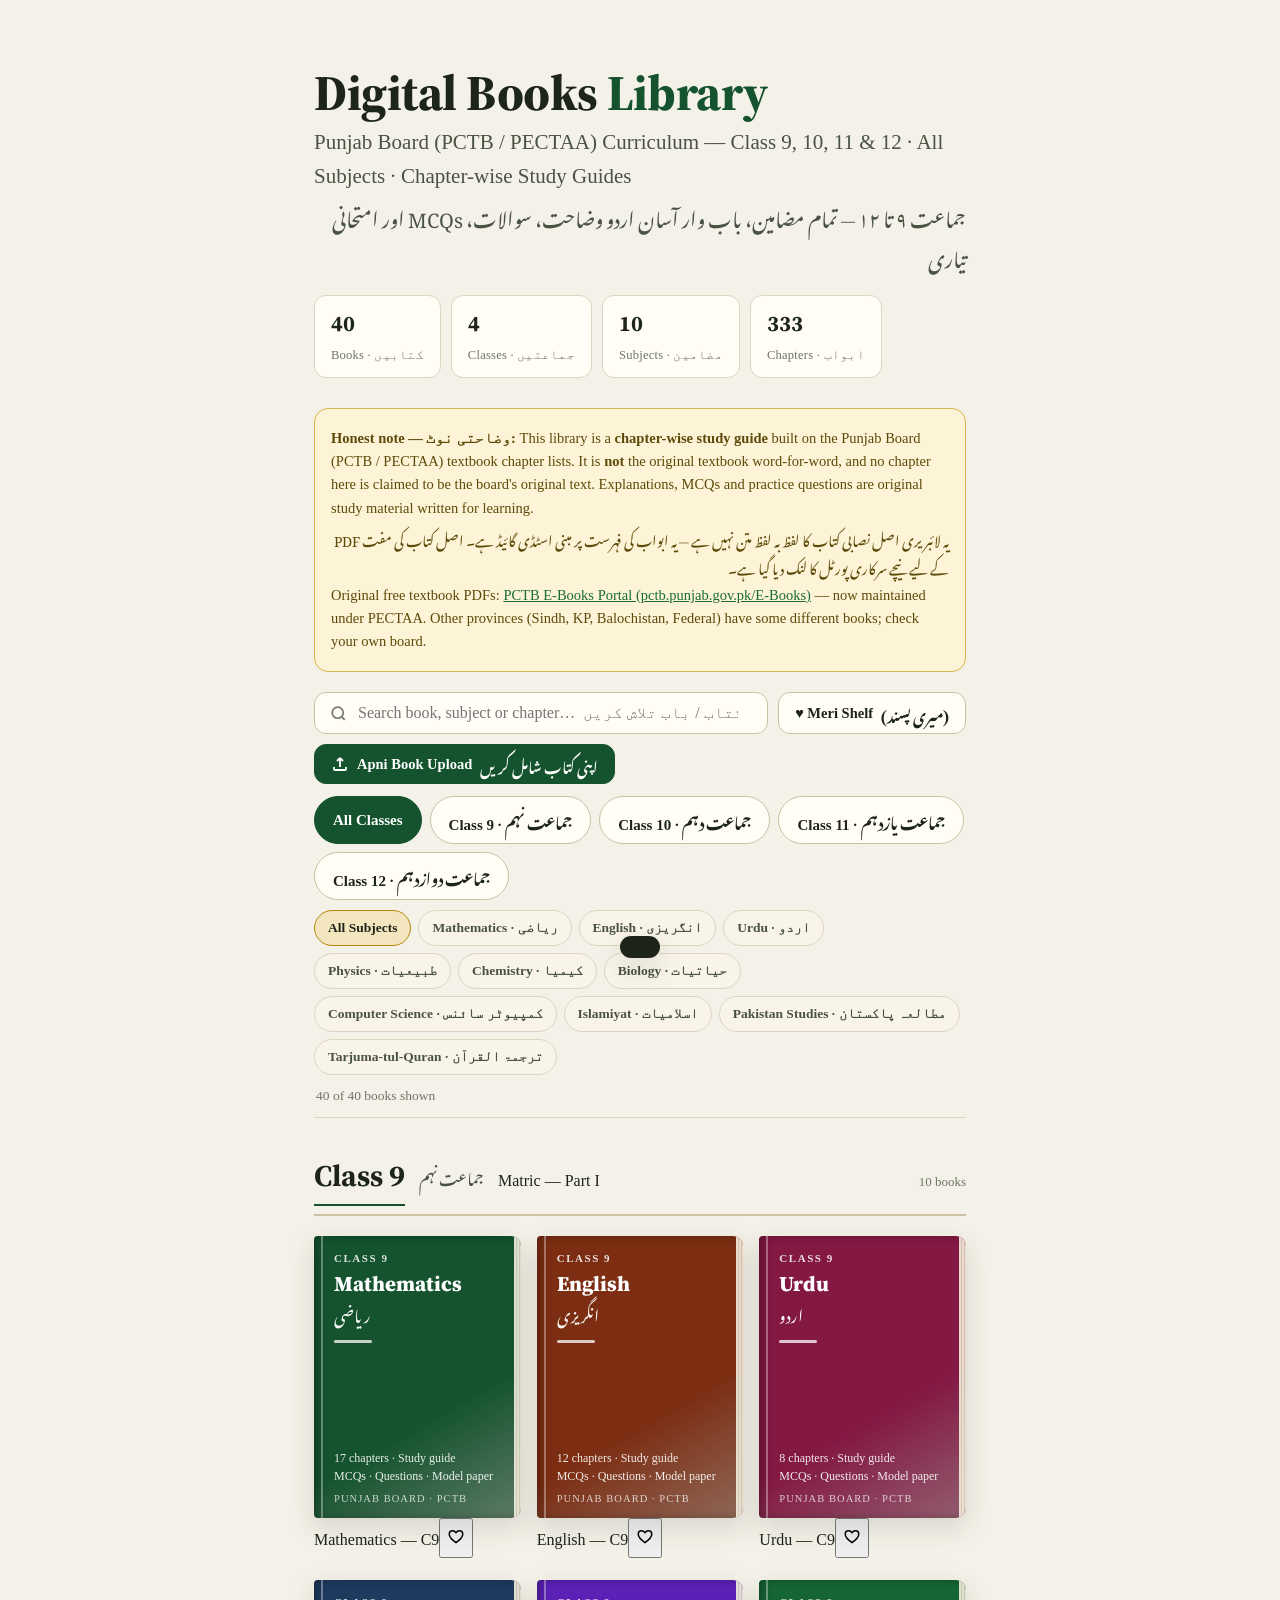
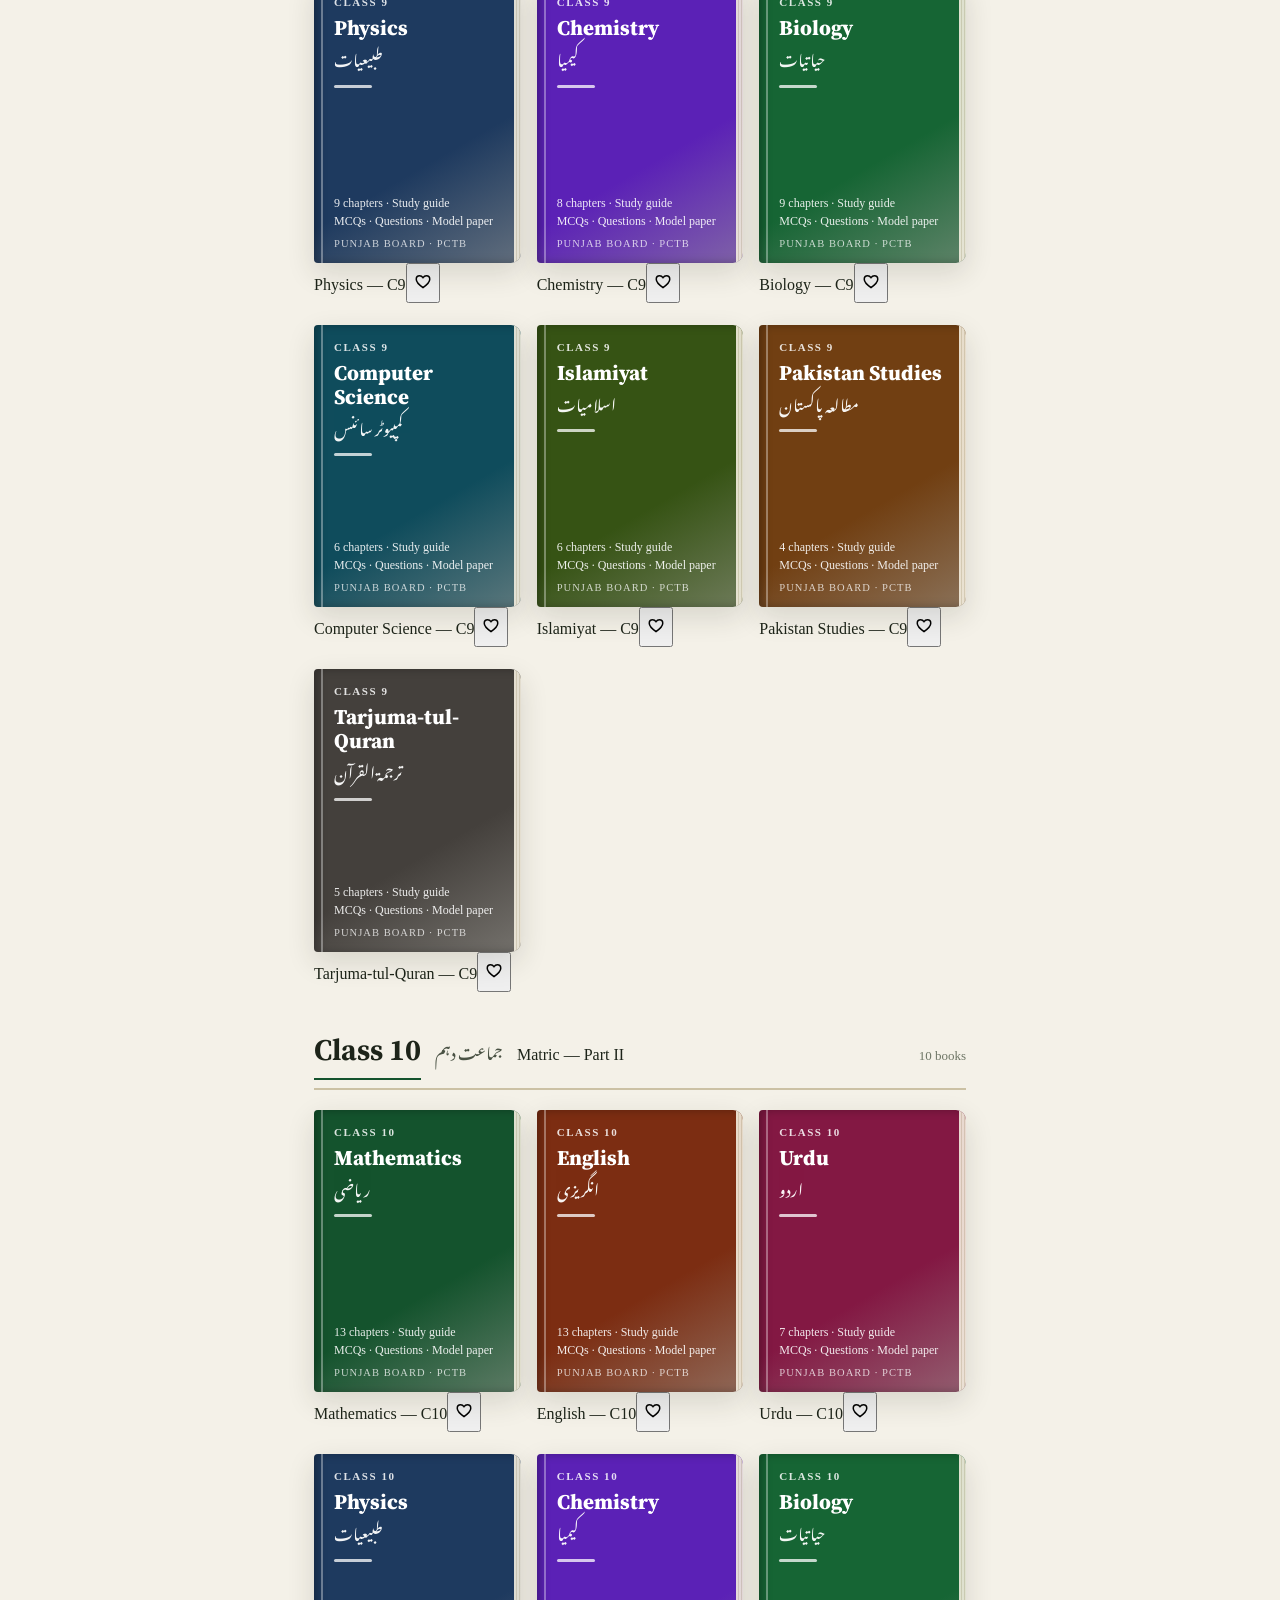
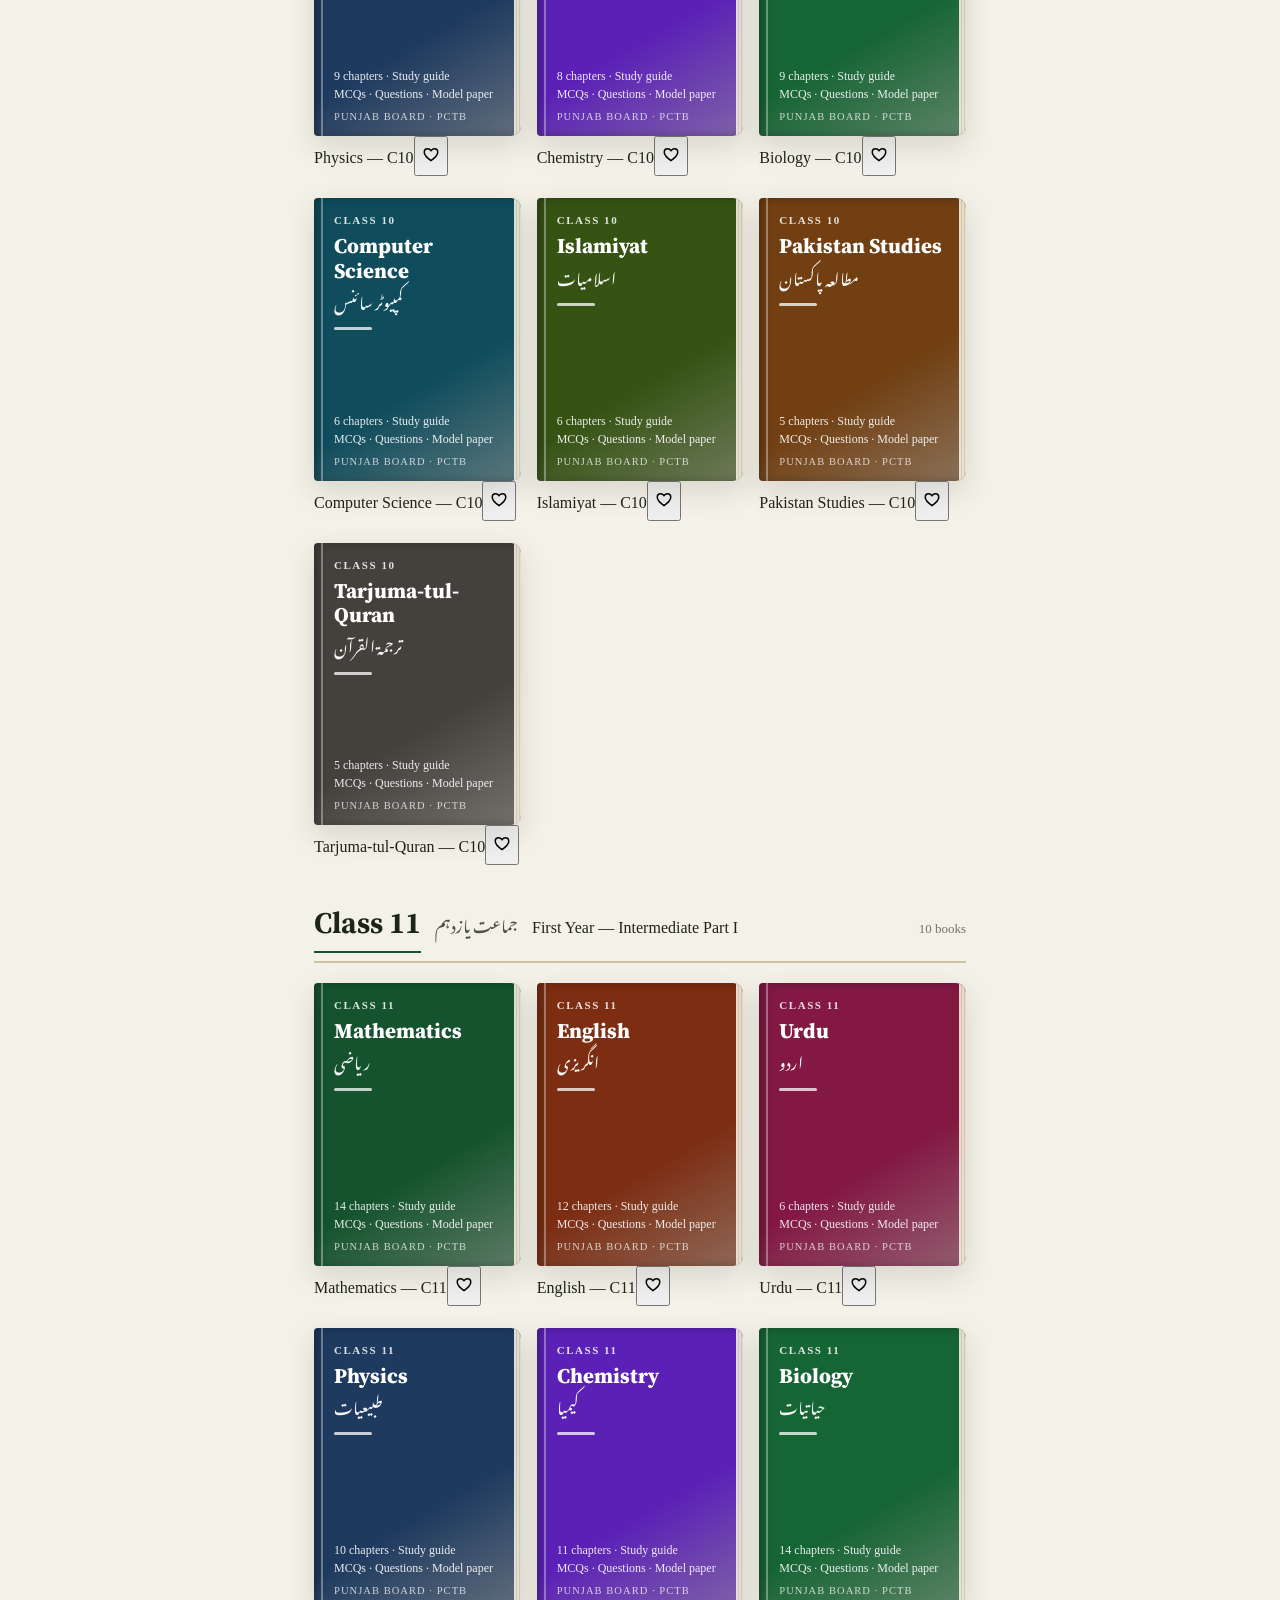
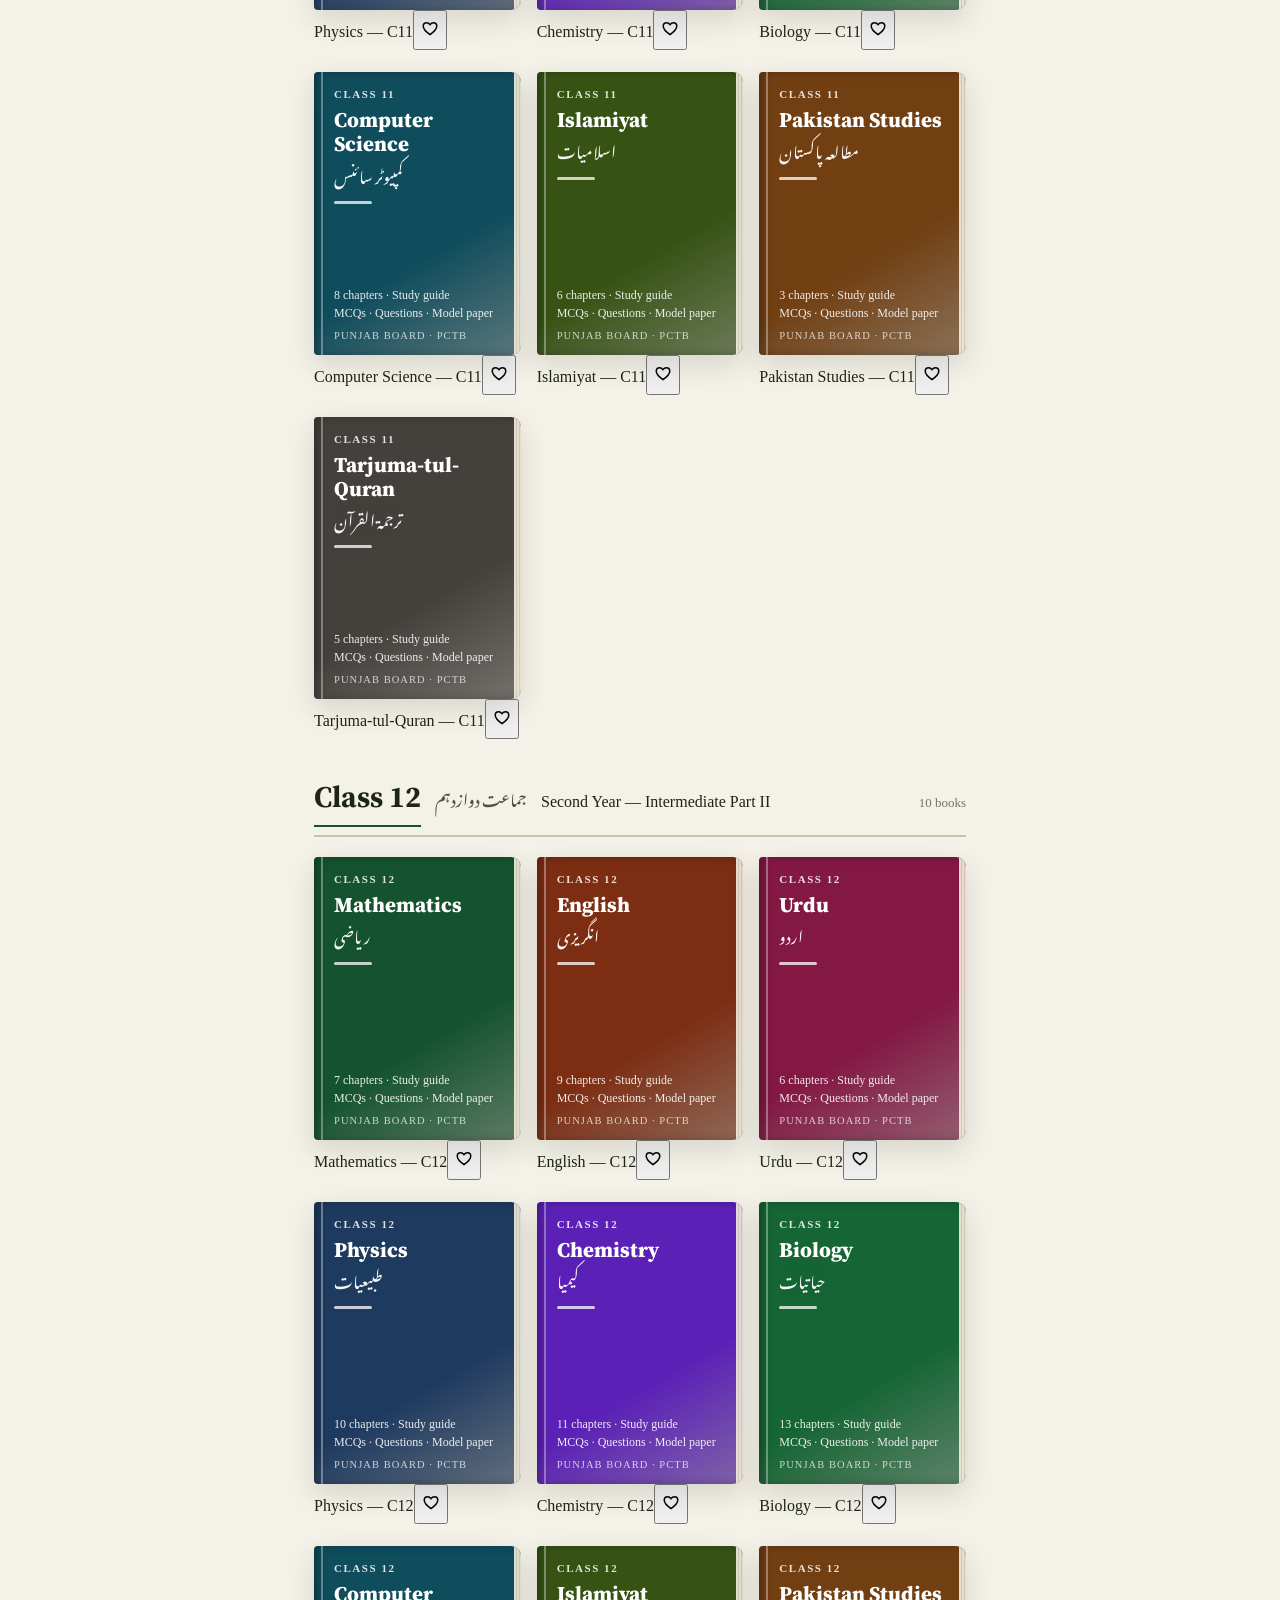
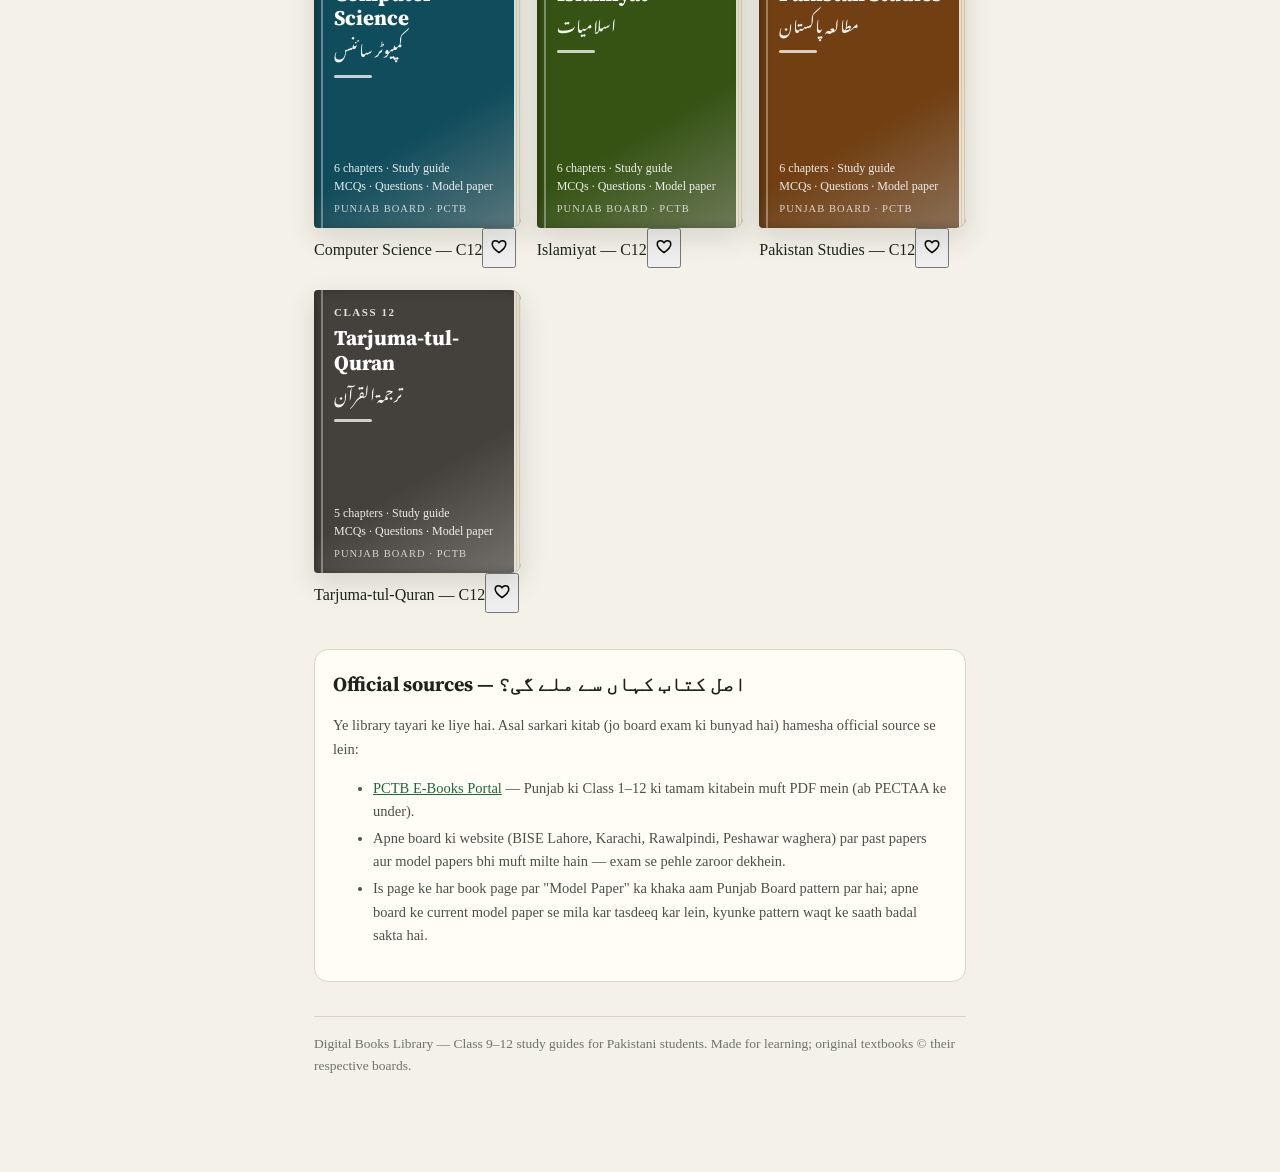
<file: index.html>
<!doctype html>
<html lang="ur" dir="ltr">
<head>
<meta charset="utf-8" />
<meta name="viewport" content="width=device-width, initial-scale=1, viewport-fit=cover" />
<meta name="color-scheme" content="light dark" />
<link rel="icon" href="data:," />
<title>Digital Books Library — Class 9, 10, 11, 12 | Pakistan</title>
<link rel="preconnect" href="https://fonts.googleapis.com">
<link rel="preconnect" href="https://fonts.gstatic.com" crossorigin>
<link href="https://fonts.googleapis.com/css2?family=Noto+Nastaliq+Urdu:wght@400;600;700&family=Source+Serif+4:opsz,wght@8..60,600;8..60,800&family=Public+Sans:wght@400;600;700;800&display=swap" rel="stylesheet">
<link rel="stylesheet" href="styles.css">
</head>
<body>
<div class="wrap">

  <!-- ================= HOME ================= -->
  <div id="home">
    <header class="hero">
      <h1>Digital Books <span class="accent">Library</span></h1>
      <p class="tagline">Punjab Board (PCTB / PECTAA) Curriculum — Class 9, 10, 11 &amp; 12 · All Subjects · Chapter-wise Study Guides</p>
      <p class="tagline-ur ur" dir="rtl">جماعت ۹ تا ۱۲ — تمام مضامین، باب وار آسان اردو وضاحت، سوالات، MCQs اور امتحانی تیاری</p>
      <div class="stats">
        <div class="stat"><b>40</b><span>Books · کتابیں</span></div>
        <div class="stat"><b>4</b><span>Classes · جماعتیں</span></div>
        <div class="stat"><b>10</b><span>Subjects · مضامین</span></div>
        <div class="stat"><b id="statChaps">—</b><span>Chapters · ابواب</span></div>
      </div>
    </header>

    <div class="notice" role="note">
      <p><b>Honest note — وضاحتی نوٹ:</b> This library is a <b>chapter-wise study guide</b> built on the Punjab Board (PCTB / PECTAA) textbook chapter lists. It is <b>not</b> the original textbook word-for-word, and no chapter here is claimed to be the board's original text. Explanations, MCQs and practice questions are original study material written for learning.</p>
      <p class="ur" dir="rtl">یہ لائبریری اصل نصابی کتاب کا لفظ بہ لفظ متن نہیں ہے — یہ ابواب کی فہرست پر مبنی اسٹڈی گائیڈ ہے۔ اصل کتاب کی مفت PDF کے لیے نیچے سرکاری پورٹل کا لنک دیا گیا ہے۔</p>
      <p>Original free textbook PDFs: <a href="https://pctb.punjab.gov.pk/E-Books" target="_blank" rel="noopener">PCTB E-Books Portal (pctb.punjab.gov.pk/E-Books)</a> — now maintained under PECTAA. Other provinces (Sindh, KP, Balochistan, Federal) have some different books; check your own board.</p>
    </div>

    <div class="controls">
      <div class="searchrow">
        <label class="searchbox">
          <svg width="19" height="19" viewBox="0 0 24 24" fill="none" stroke="currentColor" stroke-width="2.2" aria-hidden="true"><circle cx="11" cy="11" r="7"/><path d="m20 20-3.8-3.8"/></svg>
          <input id="search" type="search" placeholder="Search book, subject or chapter…  کتاب / باب تلاش کریں" aria-label="Search books and chapters" />
        </label>
        <button class="shelfbtn" id="shelfToggle" aria-pressed="false">♥ Meri Shelf <span class="ur">(میری پسند)</span></button>
        <button class="uploadbtn" id="uploadOpenBtn" type="button"><svg width="18" height="18" viewBox="0 0 24 24" fill="none" stroke="currentColor" stroke-width="2.4" aria-hidden="true"><path d="M12 16V4m0 0 4 4m-4-4L8 8"/><path d="M4 16v3a1 1 0 0 0 1 1h14a1 1 0 0 0 1-1v-3"/></svg> Apni Book Upload <span class="ur" style="font-weight:600">اپنی کتاب شامل کریں</span></button>
      </div>
      <div class="tabs" id="classTabs" role="group" aria-label="Filter by class"></div>
      <div class="chips" id="subjectChips" role="group" aria-label="Filter by subject"></div>
      <p class="resultline" id="resultLine"></p>
    </div>

    <div id="myBooksWrap"></div>
    <main id="sections"></main>
    <div class="empty" id="emptyState">
      <p style="font-size:17px;font-weight:700;color:var(--ink)">No book found — کوئی کتاب نہیں ملی</p>
      <p class="ur" dir="rtl">تلاش کا لفظ بدل کر دیکھیں، یا فلٹر ہٹا دیں۔</p>
    </div>

    <section class="sources">
      <h3>Official sources — اصل کتاب کہاں سے ملے گی؟</h3>
      <p>Ye library tayari ke liye hai. Asal sarkari kitab (jo board exam ki bunyad hai) hamesha official source se lein:</p>
      <ul>
        <li><a href="https://pctb.punjab.gov.pk/E-Books" target="_blank" rel="noopener">PCTB E-Books Portal</a> — Punjab ki Class 1–12 ki tamam kitabein muft PDF mein (ab PECTAA ke under).</li>
        <li>Apne board ki website (BISE Lahore, Karachi, Rawalpindi, Peshawar waghera) par past papers aur model papers bhi muft milte hain — exam se pehle zaroor dekhein.</li>
        <li>Is page ke har book page par "Model Paper" ka khaka aam Punjab Board pattern par hai; apne board ke current model paper se mila kar tasdeeq kar lein, kyunke pattern waqt ke saath badal sakta hai.</li>
      </ul>
    </section>

    <footer>
      Digital Books Library — Class 9–12 study guides for Pakistani students. Made for learning; original textbooks © their respective boards.
    </footer>
  </div>

  <!-- ================= READER ================= -->
  <div id="reader" aria-live="polite"></div>
</div>

<!-- ================= UPLOAD MODAL ================= -->
<div class="umodal" id="uploadModal" hidden>
  <div class="umodal-card" role="dialog" aria-modal="true" aria-labelledby="upTitle">
    <h2 id="upTitle">Apni Book Upload Karein</h2>
    <p class="sub ur" dir="rtl" style="text-align:right">اپنی کتاب، PDF یا نوٹس شامل کریں — وہ نیچے ”میری کتابیں“ میں نظر آئے گی اور آپ اسے یہیں کھول کر پڑھ سکیں گے۔</p>
    <form class="uform" id="uploadForm">
      <label>Book ka Naam / Title *
        <input type="text" id="upTitleInput" required placeholder="e.g. Meri Physics Notes, Urdu Adab…" autocomplete="off" />
      </label>
      <div class="urow">
        <label>Class
          <select id="upClass">
            <option value="Personal">Personal / Other</option>
            <option value="Class 9">Class 9</option>
            <option value="Class 10">Class 10</option>
            <option value="Class 11">Class 11</option>
            <option value="Class 12">Class 12</option>
          </select>
        </label>
        <label>Subject / Mazmoon
          <select id="upSubject"></select>
        </label>
      </div>
      <label>Author / Musannif <span style="font-weight:500;color:var(--muted)">(optional)</span>
        <input type="text" id="upAuthor" placeholder="Lekhak ka naam" autocomplete="off" />
      </label>
      <label>Short Description <span style="font-weight:500;color:var(--muted)">(optional)</span>
        <input type="text" id="upDesc" placeholder="Is book / file ke baare mein ek line" autocomplete="off" />
      </label>
      <div>
        <div class="dropzone" id="dropZone" tabindex="0" role="button" aria-label="Choose a file to upload">
          <strong>📄 File yahan drop karein ya tap kar ke chunein</strong>
          <span>PDF, Text (.txt), Image (JPG/PNG) — PDF seedha yahin khulega</span>
          <div class="fname" id="fileNameLabel"></div>
        </div>
        <input type="file" id="upFile" accept=".pdf,.txt,.md,image/*,.epub" hidden />
      </div>
      <label>Ya apna text / notes yahan paste karein <span style="font-weight:500;color:var(--muted)">(file na ho to)</span>
        <textarea id="upText" rows="4" placeholder="Apna sabaq, notes ya kahani yahan likhein / paste karein…"></textarea>
      </label>
      <p class="unote">Note: Upload ki hui book is browser ki storage (<b>IndexedDB</b>) mein mehfooz rehti hai — page refresh ya band karne ke baad bhi <b>“Meri Kitabein”</b> mein milegi, dobara upload nahi karna parega. Ye sirf isi browser / isi device par rehti hai; browser ka data / site data clear karne se hat sakti hai. Asli file bhi apne paas backup mein rakhein.</p>
      <div class="uform-actions">
        <button type="button" class="btn ghost" id="uploadCancelBtn">Cancel</button>
        <button type="submit" class="btn">＋ Library mein Add Karein</button>
      </div>
    </form>
  </div>
</div>

<div class="toast" id="toast" role="status"></div>

<script src="app.js" defer></script>


</body>
</html>
</file>
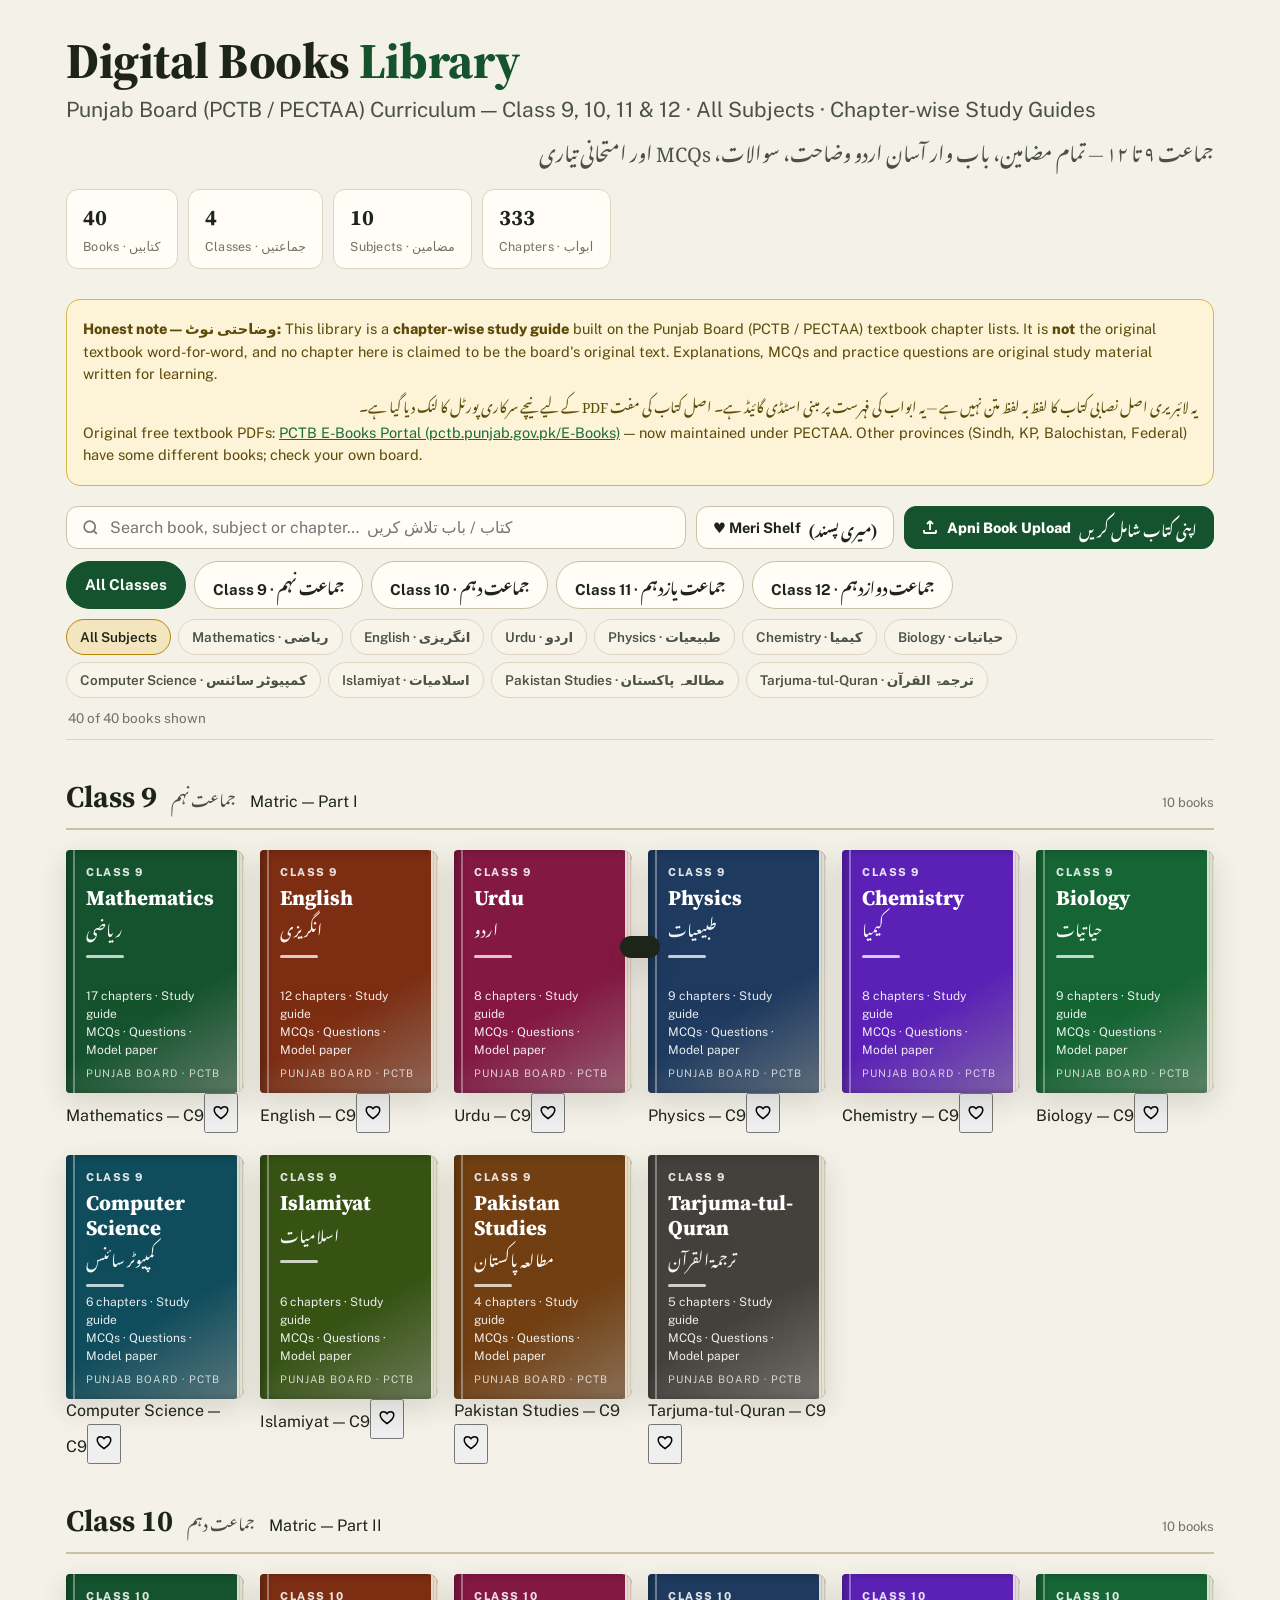
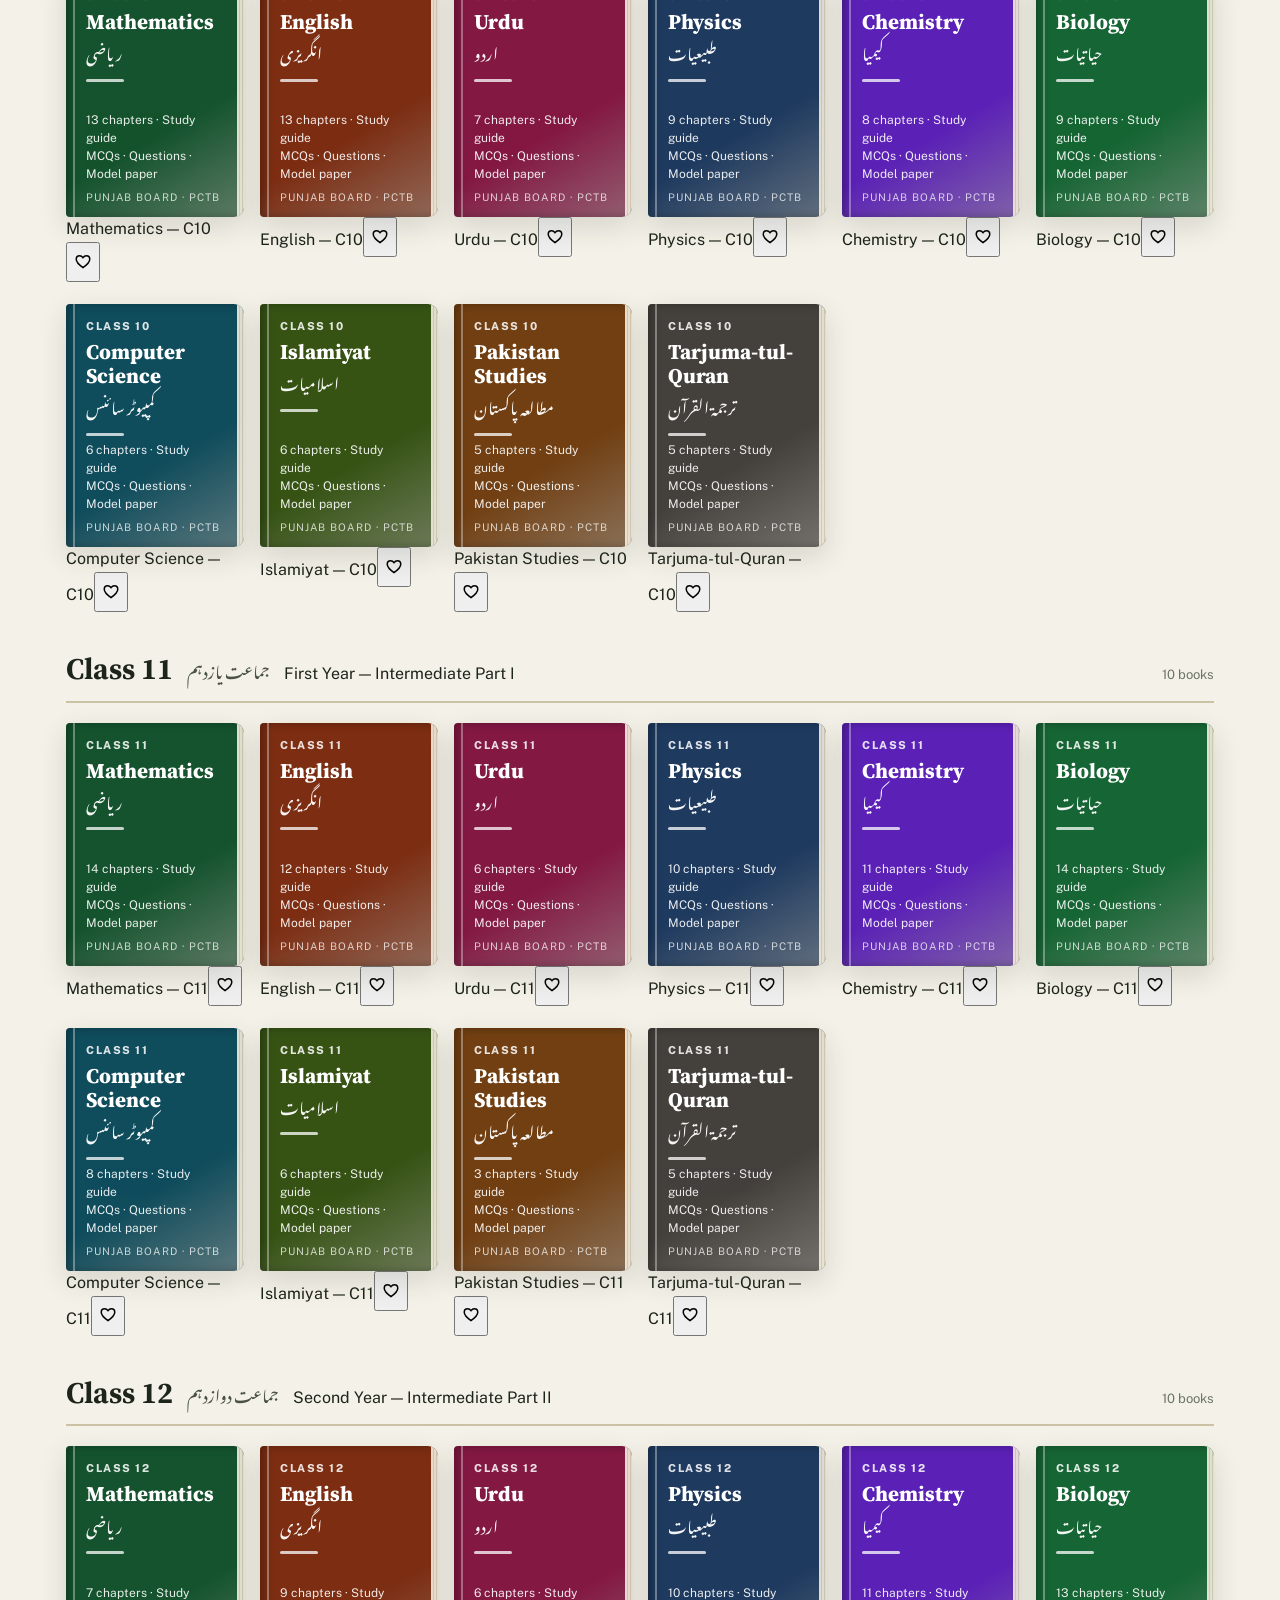
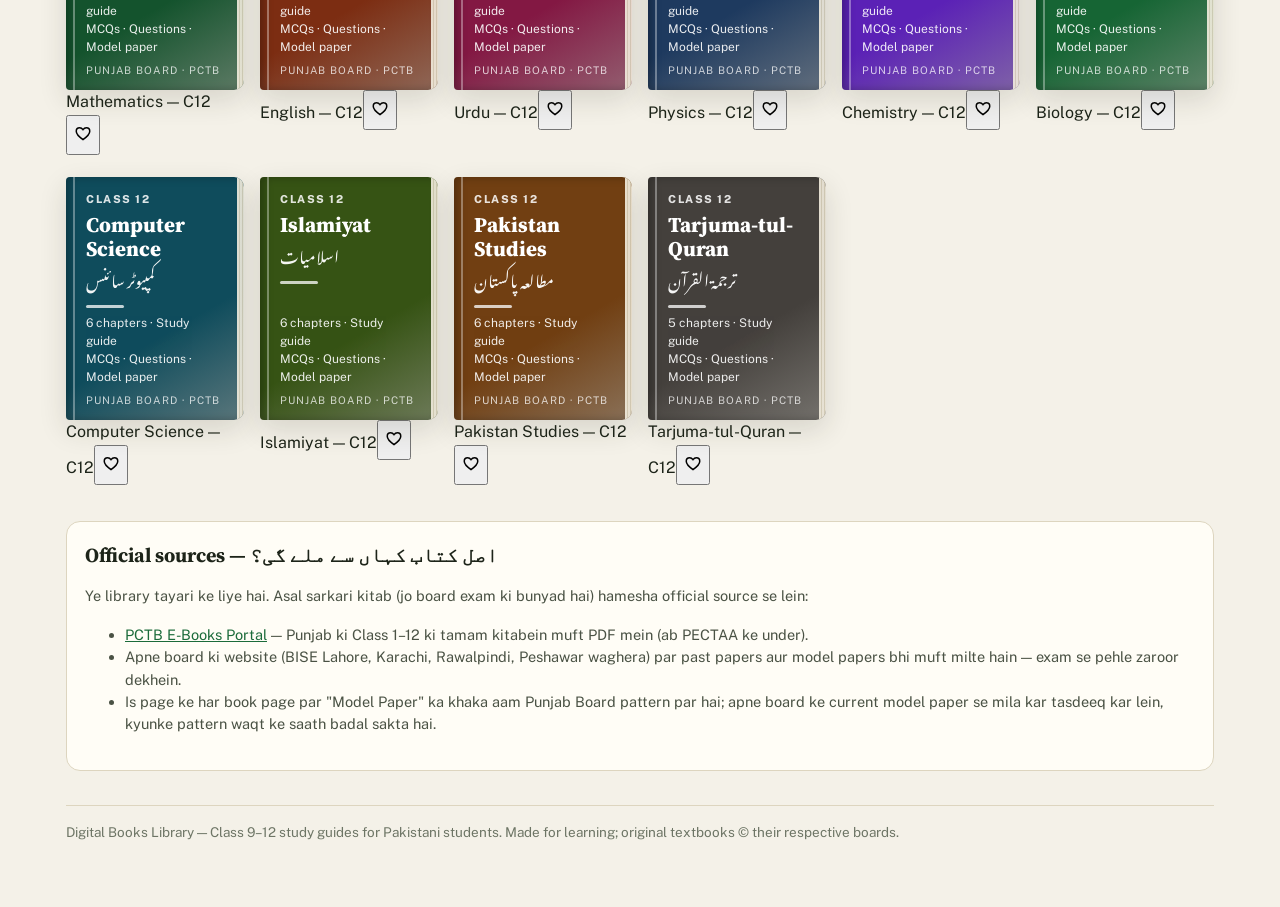
<file: Digital Books Library.html>
<!doctype html>
<html lang="ur" dir="ltr">
<head>
<meta charset="utf-8" />
<meta name="viewport" content="width=device-width, initial-scale=1, viewport-fit=cover" />
<meta name="color-scheme" content="light dark" />
<link rel="icon" href="data:," />
<title>Digital Books Library — Class 9, 10, 11, 12 | Pakistan</title>
<link rel="preconnect" href="https://fonts.googleapis.com">
<link rel="preconnect" href="https://fonts.gstatic.com" crossorigin>
<link href="https://fonts.googleapis.com/css2?family=Noto+Nastaliq+Urdu:wght@400;600;700&family=Source+Serif+4:opsz,wght@8..60,600;8..60,800&family=Public+Sans:wght@400;600;700;800&display=swap" rel="stylesheet">
<style>
:root{
  --bg:#f4f1e8; --bg2:#ece7d8; --card:#fffdf6; --card2:#f8f4e9;
  --ink:#1d2419; --ink2:#4a5244; --muted:#6d7565;
  --line:#ddd5bf; --line2:#cbc1a4;
  --accent:#14532d; --accent2:#1b6b3a; --gold:#b8860b; --goldsoft:#f3e5bd;
  --notice-bg:#fdf3d7; --notice-line:#d9b64a; --notice-ink:#5c4a08;
  --shadow:0 10px 28px rgba(40,45,25,.14);
  --radius:14px;
}
@media (prefers-color-scheme: dark){
  :root{
    --bg:#0e130e; --bg2:#131a13; --card:#182118; --card2:#1e2a1e;
    --ink:#eef2e6; --ink2:#c3ccb6; --muted:#93a086;
    --line:#2c3a2c; --line2:#3d4f3d;
    --accent:#4ade80; --accent2:#22c55e; --gold:#e3b94e; --goldsoft:#3a331c;
    --notice-bg:#2b2410; --notice-line:#8a6d1f; --notice-ink:#f0d488;
    --shadow:0 12px 30px rgba(0,0,0,.5);
  }
}
*{box-sizing:border-box}
html{scroll-behavior:smooth}
body{margin:0;background:var(--bg);color:var(--ink);font-family:"Public Sans",system-ui,sans-serif;line-height:1.55;-webkit-font-smoothing:antialiased}
.ur{font-family:"Noto Nastaliq Urdu",serif;line-height:2}
button,[role="button"],select,input{min-height:40px}
button{cursor:pointer;font-family:inherit}
a{color:var(--accent2)}
.wrap{max-width:1180px;margin:0 auto;padding:0 16px 64px}

/* ---------- Header ---------- */
header.hero{padding:34px 0 8px}
.hero h1{font-family:"Source Serif 4",serif;font-weight:800;font-size:clamp(30px,5.4vw,50px);line-height:1.08;margin:0 0 6px;letter-spacing:-.01em}
.hero h1 .accent{color:var(--accent)}
.hero .tagline{font-size:clamp(17px,2.6vw,21px);color:var(--ink2);margin:0}
.hero .tagline-ur{font-size:clamp(16px,2.4vw,20px);color:var(--ink2);margin:2px 0 0}
.stats{display:flex;flex-wrap:wrap;gap:10px;margin:20px 0 4px}
.stat{background:var(--card);border:1px solid var(--line);border-radius:12px;padding:10px 16px;min-width:104px}
.stat b{display:block;font-size:22px;font-family:"Source Serif 4",serif}
.stat span{font-size:12.5px;color:var(--muted);letter-spacing:.02em}

.notice{margin:18px 0 6px;background:var(--notice-bg);border:1px solid var(--notice-line);border-radius:var(--radius);padding:14px 16px;color:var(--notice-ink)}
.notice b{font-weight:800}
.notice p{margin:4px 0;font-size:14.5px}
.notice .ur{font-size:14px}

/* ---------- Controls ---------- */
.controls{position:sticky;top:0;z-index:30;background:var(--bg);padding:14px 0 10px;border-bottom:1px solid var(--line)}
@media(max-width:760px){.controls{position:static}}
.searchrow{display:flex;gap:10px;flex-wrap:wrap}
.searchbox{flex:1 1 260px;display:flex;align-items:center;gap:10px;background:var(--card);border:1.5px solid var(--line2);border-radius:12px;padding:0 14px}
.searchbox svg{flex:none;opacity:.6}
.searchbox input{flex:1;border:0;background:transparent;color:var(--ink);font-size:16px;padding:11px 0;outline:none;font-family:inherit;min-width:0}
.shelfbtn{border:1.5px solid var(--line2);background:var(--card);color:var(--ink);border-radius:12px;padding:0 16px;font-weight:700;font-size:14.5px;display:inline-flex;align-items:center;gap:8px}
.shelfbtn[aria-pressed="true"]{background:var(--accent);border-color:var(--accent);color:#fff}
@media (prefers-color-scheme: dark){.shelfbtn[aria-pressed="true"]{color:#0e130e}}
.tabs{display:flex;gap:8px;flex-wrap:wrap;margin-top:12px}
.tab{border:1.5px solid var(--line2);background:var(--card);color:var(--ink);border-radius:999px;padding:8px 18px;font-weight:700;font-size:15px}
.tab[aria-pressed="true"]{background:var(--accent);border-color:var(--accent);color:#fff}
@media (prefers-color-scheme: dark){.tab[aria-pressed="true"]{color:#0e130e}}
.chips{display:flex;gap:7px;flex-wrap:wrap;margin-top:10px}
.chip{border:1px solid var(--line);background:var(--card2);color:var(--ink2);border-radius:999px;padding:6px 13px;font-size:13.5px;font-weight:600;min-height:36px}
.chip[aria-pressed="true"]{background:var(--goldsoft);border-color:var(--gold);color:var(--ink)}
.resultline{font-size:13.5px;color:var(--muted);margin:10px 2px 0}

/* ---------- Class sections & book grid ---------- */
.classsec{margin-top:34px}
.classhead{display:flex;align-items:baseline;gap:14px;flex-wrap:wrap;border-bottom:2px solid var(--line2);padding-bottom:8px}
.classhead h2{font-family:"Source Serif 4",serif;font-size:clamp(23px,3.6vw,30px);margin:0}
.classhead .ur{color:var(--ink2);font-size:16px}
.classhead .count{margin-inline-start:auto;font-size:13px;color:var(--muted)}
.grid{display:grid;grid-template-columns:repeat(auto-fill,minmax(158px,1fr));gap:22px 16px;margin-top:20px}
@media(min-width:760px){.grid{grid-template-columns:repeat(auto-fill,minmax(178px,1fr))}}

/* 3D-ish book */
.book{appearance:none;border:0;background:transparent;text-align:start;padding:0;width:100%}
.cover{position:relative;aspect-ratio:3/4.1;border-radius:4px 10px 10px 4px;padding:16px 14px 14px 20px;color:#fff;display:flex;flex-direction:column;box-shadow:var(--shadow), inset 4px 0 10px rgba(0,0,0,.28);overflow:hidden;transition:transform .18s ease}
.book:hover .cover,.book:focus-visible .cover{transform:translateY(-5px) rotate(-.6deg)}
.cover::before{content:"";position:absolute;inset:0 auto 0 7px;width:2px;background:rgba(255,255,255,.35)}
.cover::after{content:"";position:absolute;top:0;right:0;bottom:0;width:7px;background:repeating-linear-gradient(to right,#f5efe0 0 2px,#ddd5bf 2px 3px);border-radius:0 10px 10px 0;opacity:.9}
.cover .cls{font-size:11px;font-weight:800;letter-spacing:.14em;text-transform:uppercase;opacity:.85}
.cover .subj{font-family:"Source Serif 4",serif;font-weight:800;font-size:21px;line-height:1.15;margin-top:8px}
.cover .subj-ur{font-family:"Noto Nastaliq Urdu",serif;font-size:16px;line-height:1.9;margin-top:2px;opacity:.95}
.cover .rule{width:38px;height:3px;background:rgba(255,255,255,.75);border-radius:2px;margin-top:12px}
.cover .meta{margin-top:auto;font-size:12px;opacity:.9;line-height:1.5;padding-right:8px}
.cover .board{font-size:10.5px;letter-spacing:.1em;text-transform:uppercase;opacity:.75;margin-top:8px}
.book .under{display:flex;align-items:center;gap:8px;margin-top:9px;padding:0 2px}
.book .under .t{font-weight:700;font-size:14px;color:var(--ink)}
.book .fav{margin-inline-start:auto;border:1px solid var(--line);background:var(--card);border-radius:999px;width:38px;height:38px;min-height:38px;display:grid;place-items:center;color:var(--muted);flex:none}
.book .fav[aria-pressed="true"]{color:#c22525;border-color:#c22525;background:var(--card)}
.empty{display:none;text-align:center;padding:44px 16px;color:var(--muted)}
.empty.show{display:block}

/* ---------- Reader ---------- */
#reader{display:none}
#reader.open{display:block}
#home.hide{display:none}
.backbtn{display:inline-flex;align-items:center;gap:8px;border:1.5px solid var(--line2);background:var(--card);color:var(--ink);border-radius:10px;padding:8px 16px;font-weight:700;margin:18px 0 14px}
.rhead{display:flex;gap:20px;flex-wrap:wrap;background:var(--card);border:1px solid var(--line);border-radius:var(--radius);padding:20px;box-shadow:var(--shadow)}
.rhead .cover{width:150px;flex:none;cursor:default}
.rhead .info{flex:1 1 280px;min-width:0}
.rhead h2{font-family:"Source Serif 4",serif;font-size:clamp(24px,4vw,34px);margin:0}
.rhead .urtitle{font-size:19px;color:var(--ink2)}
.rhead .desc{color:var(--ink2);font-size:15px;max-width:62ch}
.rmeta{display:flex;flex-wrap:wrap;gap:8px;margin:12px 0}
.rmeta span{background:var(--card2);border:1px solid var(--line);border-radius:999px;padding:5px 12px;font-size:13px;font-weight:600}
.ractions{display:flex;gap:10px;flex-wrap:wrap;margin-top:6px}
.btn{border-radius:10px;padding:9px 18px;font-weight:700;font-size:14.5px;border:1.5px solid var(--accent);background:var(--accent);color:#fff}
@media (prefers-color-scheme: dark){.btn{color:#0e130e}}
.btn.ghost{background:transparent;color:var(--accent);border-color:var(--line2)}
.btn.ghost{color:var(--ink)}
.fontctl{display:inline-flex;align-items:center;gap:6px}
.fontctl button{width:40px;border:1.5px solid var(--line2);background:var(--card);color:var(--ink);border-radius:9px;font-weight:800}

.rsec{margin-top:28px}
.rsec>h3{font-family:"Source Serif 4",serif;font-size:22px;margin:0 0 4px}
.rsec>.sub{color:var(--muted);font-size:14px;margin:0 0 14px}
.chap{border:1px solid var(--line);border-radius:12px;background:var(--card);margin-bottom:10px;overflow:hidden}
.chap summary{list-style:none;cursor:pointer;display:flex;align-items:center;gap:12px;padding:13px 16px;min-height:52px}
.chap summary::-webkit-details-marker{display:none}
.chap .num{flex:none;width:36px;height:36px;border-radius:9px;background:var(--goldsoft);border:1px solid var(--gold);display:grid;place-items:center;font-weight:800;font-size:14px;color:var(--ink)}
.chap .ct{font-weight:700;font-size:16px}
.chap .ct small{display:block;font-weight:500;color:var(--muted);font-size:12.5px}
.chap .chev{margin-inline-start:auto;color:var(--muted);transition:transform .2s}
.chap[open ] .chev{transform:rotate(180deg)}
.chapbody{border-top:1px solid var(--line);padding:6px 18px 18px}
.chapbody h4{margin:16px 0 6px;font-size:15px;letter-spacing:.01em;color:var(--accent)}
@media (prefers-color-scheme: dark){.chapbody h4{color:var(--accent)}}
.chapbody p,.chapbody li{font-size:15.5px;color:var(--ink)}
.chapbody .urtext{direction:rtl;text-align:right;font-family:"Noto Nastaliq Urdu",serif;line-height:2.1;font-size:15.5px}
.chapbody ul{margin:6px 0;padding-inline-start:20px}
.chapbody li{margin:3px 0}
.mcq{border:1px solid var(--line);border-radius:10px;padding:12px 14px;margin:10px 0;background:var(--card2)}
.mcq .q{font-weight:700;margin:0 0 8px}
.mcq .opts{display:grid;gap:6px}
.mcq .opt{display:flex;gap:10px;align-items:flex-start;text-align:start;border:1px solid var(--line);background:var(--card);border-radius:8px;padding:9px 12px;font-size:14.5px;color:var(--ink);width:100%}
.mcq .opt.correct{border-color:var(--accent2);background:rgba(34,197,94,.13);font-weight:700}
.mcq .opt.wrong{border-color:#c22525;background:rgba(194,37,37,.1)}
.mcq .exp{font-size:13.5px;color:var(--ink2);margin:8px 0 0;display:none}
.mcq.answered .exp{display:block}
.tag{display:inline-block;font-size:11px;font-weight:800;letter-spacing:.08em;text-transform:uppercase;background:var(--goldsoft);border:1px solid var(--gold);border-radius:999px;padding:2px 9px;color:var(--ink);vertical-align:middle}
.kbank{display:grid;gap:10px}
@media(min-width:720px){.kbank{grid-template-columns:1fr 1fr}}
.kcard{background:var(--card);border:1px solid var(--line);border-radius:12px;padding:14px 16px}
.kcard b{color:var(--accent)}
.kcard p{margin:4px 0;font-size:14.5px;color:var(--ink2)}
.paper{background:var(--card);border:1.5px dashed var(--line2);border-radius:12px;padding:18px}
.paper h4{margin:0 0 8px;font-family:"Source Serif 4",serif;font-size:18px}
.paper table{width:100%;border-collapse:collapse;font-size:14.5px}
.paper td,.paper th{border-bottom:1px solid var(--line);padding:8px 6px;text-align:start;vertical-align:top}
.paper tr:last-child td{border-bottom:0}
.sources{background:var(--card);border:1px solid var(--line);border-radius:var(--radius);padding:18px;margin-top:36px}
.sources h3{font-family:"Source Serif 4",serif;margin:0 0 8px;font-size:20px}
.sources p,.sources li{font-size:14.5px;color:var(--ink2)}
footer{margin-top:34px;border-top:1px solid var(--line);padding-top:16px;color:var(--muted);font-size:13.5px}
.toast{position:fixed;left:50%;bottom:22px;transform:translateX(-50%) translateY(80px);background:var(--ink);color:var(--bg);padding:11px 20px;border-radius:999px;font-weight:700;font-size:14.5px;z-index:60;transition:transform .25s;box-shadow:var(--shadow);max-width:92vw;text-align:center}
.toast.show{transform:translateX(-50%) translateY(0)}
/* ---------- Upload ---------- */
.uploadbtn{border:1.5px solid var(--accent);background:var(--accent);color:#fff;border-radius:12px;padding:0 16px;font-weight:800;font-size:14.5px;display:inline-flex;align-items:center;gap:8px}
@media (prefers-color-scheme: dark){.uploadbtn{color:#0e130e}}
.uploadbtn svg{flex:none}
.mysec{margin-top:28px;background:var(--card);border:1.5px dashed var(--gold);border-radius:16px;padding:18px 18px 6px}
.mysec-head{display:flex;align-items:center;gap:10px;flex-wrap:wrap}
.mysec-head h2{font-family:"Source Serif 4",serif;font-size:22px;margin:0}
.mysec-head .badge{background:var(--goldsoft);border:1px solid var(--gold);border-radius:999px;padding:3px 10px;font-size:12px;font-weight:800}
.mysec-head p{width:100%;margin:2px 0 0;color:var(--muted);font-size:13.5px}
.ubadge{position:absolute;top:10px;right:12px;background:#f3e5bd;color:#5c4a08;font-size:10px;font-weight:900;letter-spacing:.08em;text-transform:uppercase;border-radius:999px;padding:3px 8px;z-index:2}
.ufilemeta{font-size:12px;color:var(--muted);margin-top:4px;line-height:1.4;word-break:break-word}
.udel{border:1px solid var(--line);background:var(--card);color:#c22525;border-radius:999px;padding:6px 12px;font-size:12.5px;font-weight:700;min-height:36px}
.umodal{position:fixed;inset:0;z-index:80;background:rgba(10,15,10,.62);display:flex;align-items:flex-end;justify-content:center;padding:0}
@media(min-width:700px){.umodal{align-items:center;padding:20px}}
.umodal[hidden]{display:none}
.umodal-card{background:var(--card);color:var(--ink);width:100%;max-width:620px;max-height:92vh;overflow:auto;border-radius:18px 18px 0 0;padding:22px 20px 20px;box-shadow:var(--shadow)}
@media(min-width:700px){.umodal-card{border-radius:18px}}
.umodal-card h2{font-family:"Source Serif 4",serif;margin:0;font-size:24px}
.umodal-card .sub{color:var(--muted);font-size:14px;margin:4px 0 16px}
.uform{display:grid;gap:13px}
.uform label{font-weight:700;font-size:14px;display:grid;gap:6px}
.uform input[type="text"],.uform select,.uform textarea{border:1.5px solid var(--line2);background:var(--card2);color:var(--ink);border-radius:10px;padding:11px 12px;font-size:15px;font-family:inherit;width:100%}
.uform textarea{resize:vertical}
.urow{display:grid;gap:13px}
@media(min-width:560px){.urow{grid-template-columns:1fr 1fr}}
.dropzone{border:2px dashed var(--line2);border-radius:14px;background:var(--card2);padding:20px 14px;text-align:center;cursor:pointer}
.dropzone.drag{border-color:var(--accent);background:var(--goldsoft)}
.dropzone strong{display:block;font-size:15.5px}
.dropzone span{font-size:13px;color:var(--muted)}
.dropzone .fname{margin-top:8px;font-size:13.5px;font-weight:700;color:var(--accent);word-break:break-all}
.unote{font-size:13px;color:var(--muted);background:var(--card2);border:1px solid var(--line);border-radius:10px;padding:9px 12px}
.uform-actions{display:flex;gap:10px;flex-wrap:wrap;margin-top:2px}
.uform-actions .btn{flex:1}
.pdfview{width:100%;height:72vh;border:1px solid var(--line);border-radius:12px;background:#fff}
.uimg{width:100%;border-radius:12px;border:1px solid var(--line)}
.utext{white-space:pre-wrap;word-break:break-word;background:var(--card);border:1px solid var(--line);border-radius:12px;padding:18px;font-size:15.5px;line-height:1.8;max-height:none}
@media (prefers-reduced-motion: reduce){*{transition:none!important;scroll-behavior:auto!important}}
</style>
</head>
<body>
<div class="wrap">

  <!-- ================= HOME ================= -->
  <div id="home">
    <header class="hero">
      <h1>Digital Books <span class="accent">Library</span></h1>
      <p class="tagline">Punjab Board (PCTB / PECTAA) Curriculum — Class 9, 10, 11 &amp; 12 · All Subjects · Chapter-wise Study Guides</p>
      <p class="tagline-ur ur" dir="rtl">جماعت ۹ تا ۱۲ — تمام مضامین، باب وار آسان اردو وضاحت، سوالات، MCQs اور امتحانی تیاری</p>
      <div class="stats">
        <div class="stat"><b>40</b><span>Books · کتابیں</span></div>
        <div class="stat"><b>4</b><span>Classes · جماعتیں</span></div>
        <div class="stat"><b>10</b><span>Subjects · مضامین</span></div>
        <div class="stat"><b id="statChaps">—</b><span>Chapters · ابواب</span></div>
      </div>
    </header>

    <div class="notice" role="note">
      <p><b>Honest note — وضاحتی نوٹ:</b> This library is a <b>chapter-wise study guide</b> built on the Punjab Board (PCTB / PECTAA) textbook chapter lists. It is <b>not</b> the original textbook word-for-word, and no chapter here is claimed to be the board's original text. Explanations, MCQs and practice questions are original study material written for learning.</p>
      <p class="ur" dir="rtl">یہ لائبریری اصل نصابی کتاب کا لفظ بہ لفظ متن نہیں ہے — یہ ابواب کی فہرست پر مبنی اسٹڈی گائیڈ ہے۔ اصل کتاب کی مفت PDF کے لیے نیچے سرکاری پورٹل کا لنک دیا گیا ہے۔</p>
      <p>Original free textbook PDFs: <a href="https://pctb.punjab.gov.pk/E-Books" target="_blank" rel="noopener">PCTB E-Books Portal (pctb.punjab.gov.pk/E-Books)</a> — now maintained under PECTAA. Other provinces (Sindh, KP, Balochistan, Federal) have some different books; check your own board.</p>
    </div>

    <div class="controls">
      <div class="searchrow">
        <label class="searchbox">
          <svg width="19" height="19" viewBox="0 0 24 24" fill="none" stroke="currentColor" stroke-width="2.2" aria-hidden="true"><circle cx="11" cy="11" r="7"/><path d="m20 20-3.8-3.8"/></svg>
          <input id="search" type="search" placeholder="Search book, subject or chapter…  کتاب / باب تلاش کریں" aria-label="Search books and chapters" />
        </label>
        <button class="shelfbtn" id="shelfToggle" aria-pressed="false">♥ Meri Shelf <span class="ur">(میری پسند)</span></button>
        <button class="uploadbtn" id="uploadOpenBtn" type="button"><svg width="18" height="18" viewBox="0 0 24 24" fill="none" stroke="currentColor" stroke-width="2.4" aria-hidden="true"><path d="M12 16V4m0 0 4 4m-4-4L8 8"/><path d="M4 16v3a1 1 0 0 0 1 1h14a1 1 0 0 0 1-1v-3"/></svg> Apni Book Upload <span class="ur" style="font-weight:600">اپنی کتاب شامل کریں</span></button>
      </div>
      <div class="tabs" id="classTabs" role="group" aria-label="Filter by class"></div>
      <div class="chips" id="subjectChips" role="group" aria-label="Filter by subject"></div>
      <p class="resultline" id="resultLine"></p>
    </div>

    <div id="myBooksWrap"></div>
    <main id="sections"></main>
    <div class="empty" id="emptyState">
      <p style="font-size:17px;font-weight:700;color:var(--ink)">No book found — کوئی کتاب نہیں ملی</p>
      <p class="ur" dir="rtl">تلاش کا لفظ بدل کر دیکھیں، یا فلٹر ہٹا دیں۔</p>
    </div>

    <section class="sources">
      <h3>Official sources — اصل کتاب کہاں سے ملے گی؟</h3>
      <p>Ye library tayari ke liye hai. Asal sarkari kitab (jo board exam ki bunyad hai) hamesha official source se lein:</p>
      <ul>
        <li><a href="https://pctb.punjab.gov.pk/E-Books" target="_blank" rel="noopener">PCTB E-Books Portal</a> — Punjab ki Class 1–12 ki tamam kitabein muft PDF mein (ab PECTAA ke under).</li>
        <li>Apne board ki website (BISE Lahore, Karachi, Rawalpindi, Peshawar waghera) par past papers aur model papers bhi muft milte hain — exam se pehle zaroor dekhein.</li>
        <li>Is page ke har book page par "Model Paper" ka khaka aam Punjab Board pattern par hai; apne board ke current model paper se mila kar tasdeeq kar lein, kyunke pattern waqt ke saath badal sakta hai.</li>
      </ul>
    </section>

    <footer>
      Digital Books Library — Class 9–12 study guides for Pakistani students. Made for learning; original textbooks © their respective boards.
    </footer>
  </div>

  <!-- ================= READER ================= -->
  <div id="reader" aria-live="polite"></div>
</div>

<!-- ================= UPLOAD MODAL ================= -->
<div class="umodal" id="uploadModal" hidden>
  <div class="umodal-card" role="dialog" aria-modal="true" aria-labelledby="upTitle">
    <h2 id="upTitle">Apni Book Upload Karein</h2>
    <p class="sub ur" dir="rtl" style="text-align:right">اپنی کتاب، PDF یا نوٹس شامل کریں — وہ نیچے ”میری کتابیں“ میں نظر آئے گی اور آپ اسے یہیں کھول کر پڑھ سکیں گے۔</p>
    <form class="uform" id="uploadForm">
      <label>Book ka Naam / Title *
        <input type="text" id="upTitleInput" required placeholder="e.g. Meri Physics Notes, Urdu Adab…" autocomplete="off" />
      </label>
      <div class="urow">
        <label>Class
          <select id="upClass">
            <option value="Personal">Personal / Other</option>
            <option value="Class 9">Class 9</option>
            <option value="Class 10">Class 10</option>
            <option value="Class 11">Class 11</option>
            <option value="Class 12">Class 12</option>
          </select>
        </label>
        <label>Subject / Mazmoon
          <select id="upSubject"></select>
        </label>
      </div>
      <label>Author / Musannif <span style="font-weight:500;color:var(--muted)">(optional)</span>
        <input type="text" id="upAuthor" placeholder="Lekhak ka naam" autocomplete="off" />
      </label>
      <label>Short Description <span style="font-weight:500;color:var(--muted)">(optional)</span>
        <input type="text" id="upDesc" placeholder="Is book / file ke baare mein ek line" autocomplete="off" />
      </label>
      <div>
        <div class="dropzone" id="dropZone" tabindex="0" role="button" aria-label="Choose a file to upload">
          <strong>📄 File yahan drop karein ya tap kar ke chunein</strong>
          <span>PDF, Text (.txt), Image (JPG/PNG) — PDF seedha yahin khulega</span>
          <div class="fname" id="fileNameLabel"></div>
        </div>
        <input type="file" id="upFile" accept=".pdf,.txt,.md,image/*,.epub" hidden />
      </div>
      <label>Ya apna text / notes yahan paste karein <span style="font-weight:500;color:var(--muted)">(file na ho to)</span>
        <textarea id="upText" rows="4" placeholder="Apna sabaq, notes ya kahani yahan likhein / paste karein…"></textarea>
      </label>
      <p class="unote">Note: Upload ki hui book is browser ki storage (<b>IndexedDB</b>) mein mehfooz rehti hai — page refresh ya band karne ke baad bhi <b>“Meri Kitabein”</b> mein milegi, dobara upload nahi karna parega. Ye sirf isi browser / isi device par rehti hai; browser ka data / site data clear karne se hat sakti hai. Asli file bhi apne paas backup mein rakhein.</p>
      <div class="uform-actions">
        <button type="button" class="btn ghost" id="uploadCancelBtn">Cancel</button>
        <button type="submit" class="btn">＋ Library mein Add Karein</button>
      </div>
    </form>
  </div>
</div>

<div class="toast" id="toast" role="status"></div>

<script>
/* ============================================================
   DATA — chapter lists follow the Punjab Board (PCTB) textbooks
   commonly used across Punjab boards. Explanations, MCQs and
   questions in this app are ORIGINAL study material, not the
   boards' textbook text.
============================================================ */
var SUBJECTS = [
  {id:"math",    en:"Mathematics",       ur:"ریاضی",              color:"#14532d"},
  {id:"english", en:"English",           ur:"انگریزی",            color:"#7c2d12"},
  {id:"urdu",    en:"Urdu",              ur:"اردو",               color:"#831843"},
  {id:"physics", en:"Physics",           ur:"طبیعیات",           color:"#1e3a5f"},
  {id:"chem",    en:"Chemistry",         ur:"کیمیا",              color:"#5b21b6"},
  {id:"bio",     en:"Biology",           ur:"حیاتیات",           color:"#166534"},
  {id:"cs",      en:"Computer Science",  ur:"کمپیوٹر سائنس",     color:"#0f4c5c"},
  {id:"islam",   en:"Islamiyat",         ur:"اسلامیات",           color:"#365314"},
  {id:"pak",     en:"Pakistan Studies",  ur:"مطالعہ پاکستان",    color:"#713f12"},
  {id:"quran",   en:"Tarjuma-tul-Quran", ur:"ترجمۃ القرآن",      color:"#44403c"}
];
var CLASSES = [
  {n:9,  en:"Class 9",  ur:"جماعت نہم",    sub:"Matric — Part I"},
  {n:10, en:"Class 10", ur:"جماعت دہم",    sub:"Matric — Part II"},
  {n:11, en:"Class 11", ur:"جماعت یازدہم", sub:"First Year — Intermediate Part I"},
  {n:12, en:"Class 12", ur:"جماعت دوازدہم", sub:"Second Year — Intermediate Part II"}
];

var CHAPTERS = {
/* ---------------- CLASS 9 ---------------- */
"9-math":["Matrices and Determinants","Real and Complex Numbers","Logarithms","Algebraic Expressions and Algebraic Formulas","Factorization","Algebraic Manipulation","Linear Equations and Inequalities","Linear Graphs and Their Application","Introduction to Coordinate Geometry","Congruent Triangles","Parallelograms and Triangles","Line Bisectors and Angle Bisectors","Sides and Angles of a Triangle","Ratio and Proportion","Pythagoras Theorem","Theorems Related with Area","Practical Geometry — Triangles"],
"9-physics":["Physical Quantities and Measurement","Kinematics","Dynamics","Turning Effect of Forces","Gravitation","Work and Energy","Properties of Matter","Thermal Properties of Matter","Transfer of Heat"],
"9-chem":["Fundamentals of Chemistry","Structure of Atoms","Periodic Table and Periodicity of Properties","Structure of Molecules","Physical States of Matter","Solutions","Electrochemistry","Chemical Reactivity"],
"9-bio":["Introduction to Biology","Solving a Biological Problem","Biodiversity","Cells and Tissues","Cell Cycle","Enzymes","Bioenergetics","Nutrition","Transport"],
"9-cs":["Fundamentals of Computer","Fundamentals of Operating System","Office Automation","Data Communication","Computer Networks","Computer Security and Ethics"],
"9-english":["The Saviour of Mankind (SAW)","Patriotism","Media and Its Impact","Hazrat Asma (RA)","Daffodils — Poem","The Quaid's Vision and Pakistan","Sultan Ahmad Masjid","Stopping by Woods on a Snowy Evening — Poem","All is Not Lost","Drug Addiction","Noise Pollution","Three Days to See"],
"9-urdu":["حصہ نثر: حمد و نعت اور سیرتِ نبوی ﷺ","حصہ نثر: حجۃ الوداع / اخلاقی اسباق","حصہ نثر: مرزا غالب کے خطوط","حصہ نثر: سیرت و سوانح کے منتخب اسباق","حصہ نظم: نظمیں اور تشریح","حصہ غزل: غزلیں اور تشریح","قواعد: اسم، فعل، حرف اور مرکبات","انشا: خطوط، درخواستیں اور مضامین"],
"9-islam":["قرآن مجید و حدیث نبوی ﷺ","عقائد و عبادات: توحید، رسالت، نماز، روزہ","اخلاق و آداب","سیرتِ طیبہ ﷺ","اسلامی معاشرت و حقوق العباد","غزوات و اہم تاریخی واقعات"],
"9-pak":["Ideological Basis of Pakistan","Making of Pakistan (1857–1947)","Land and Environment of Pakistan","History of Pakistan — Ancient to Medieval Period"],
"9-quran":["سورۃ البقرہ — منتخب آیات و ترجمہ","سورۃ آل عمران — منتخب آیات و ترجمہ","سورۃ النساء — منتخب آیات و ترجمہ","سورۃ المائدہ — منتخب آیات و ترجمہ","مشکل الفاظ، مفاہیم اور اسباقِ زندگی"],

/* ---------------- CLASS 10 ---------------- */
"10-math":["Quadratic Equations","Theory of Quadratic Equations","Variations","Partial Fractions","Sets and Functions","Basic Statistics","Introduction to Trigonometry","Projection of a Side of a Triangle","Chords of a Circle","Tangent to a Circle","Chords and Arcs","Angle in a Segment of a Circle","Practical Geometry — Circles"],
"10-physics":["Simple Harmonic Motion and Waves","Sound","Geometrical Optics","Electrostatics","Current Electricity","Electromagnetism","Basic Electronics","Information and Communication Technology","Atomic and Nuclear Physics"],
"10-chem":["Chemical Equilibrium","Acids, Bases and Salts","Organic Chemistry","Hydrocarbons","Biochemistry","Environmental Chemistry — I: Atmosphere","Environmental Chemistry — II: Water","Chemical Industries"],
"10-bio":["Gaseous Exchange","Homeostasis","Coordination and Control","Support and Movement","Reproduction","Inheritance","Man and His Environment","Biotechnology","Pharmacology"],
"10-cs":["Introduction to Programming","Programming in C — Data Types and I/O","Control Structures in C","Functions in C","Arrays and Strings","File Handling and Problem Solving"],
"10-english":["Hazrat Muhammad (SAW) — An Embodiment of Justice","Chinese New Year","Try Try Again — Poem","First Aid","Water Scarcity in Pakistan","Population Growth and Its Impact","The Great Reward","The Little Art of Leaving Things","Health and Hygiene","Television vs New Media","Peace — Poem","Selecting the Right Career","Human Rights and Their Importance"],
"10-urdu":["حصہ نثر: سیرت و اخلاقی اسباق","حصہ نثر: ملکی و ملی اسباق","حصہ نثر: ادبی اسباق و خاکے","حصہ نظم: نظمیں اور تشریح","حصہ غزل: غزلیں اور تشریح","ڈرامہ: منتخب ڈرامہ","قواعد و انشا: محاورات، خطوط اور مضامین"],
"10-islam":["قرآن مجید و حدیث نبوی ﷺ","زکوٰۃ، حج اور جہاد — عبادات","اخلاقِ حسنہ و معاشرتی آداب","سیرتِ نبوی ﷺ — مدنی دور","اسلام اور مغرب / عصرِ حاضر کے مسائل","حقوق اللہ و حقوق العباد"],
"10-pak":["History of Pakistan (1947–1973)","History of Pakistan (1973 to Present)","Culture of Pakistan","Population and Employment","Economy and Foreign Policy of Pakistan"],
"10-quran":["سورۃ الانفال — منتخب آیات و ترجمہ","سورۃ التوبہ — منتخب آیات و ترجمہ","سورۃ یونس و ہود — منتخب آیات و ترجمہ","سورۃ یوسف — منتخب آیات و ترجمہ","مشکل الفاظ، مفاہیم اور اسباقِ زندگی"],

/* ---------------- CLASS 11 ---------------- */
"11-math":["Number Systems","Sets, Functions and Groups","Matrices and Determinants","Quadratic Equations","Partial Fractions","Sequences and Series","Permutation, Combination and Probability","Mathematical Induction and Binomial Theorem","Fundamentals of Trigonometry","Trigonometric Identities","Trigonometric Functions and Their Graphs","Application of Trigonometry","Inverse Trigonometric Functions","Solutions of Trigonometric Equations"],
"11-physics":["Measurements","Vectors and Equilibrium","Motion and Force","Work and Energy","Rotational and Circular Motion","Fluid Dynamics","Oscillations","Waves","Physical Optics","Thermodynamics"],
"11-chem":["Basic Concepts","Experimental Techniques in Chemistry","Gases","Liquids and Solids","Atomic Structure","Chemical Bonding","Thermochemistry","Chemical Equilibrium","Solutions","Electrochemistry","Reaction Kinetics"],
"11-bio":["Biological Molecules","Enzymes","The Cell","Diversity Among Plants","Diversity Among Animals","Kingdom Prokaryotae","Kingdom Protista","Kingdom Fungi","Kingdom Plantae","Kingdom Animalia","Bioenergetics","Nutrition","Gaseous Exchange","Transport"],
"11-cs":["Overview of Computer System","Computer Memory","Data Representation","Boolean Algebra","Computer Software","Problem Solving","Programming in C — Basics","Data Types, Operators and Input/Output in C"],
"11-english":["Button, Button","Clearing in the Sky","Dark They Were, and Golden-Eyed","Thank You, Ma'am","The Piece of String","The Reward","A Mild Attack of Locusts","I Have a Dream","The Gift of the Magi","God Be Praised","Overcoat — Play","The Angel and the Author — and Others (Poems: The Rain, Night Mail, In the Street of the Fruit Stalls)"],
"11-urdu":["حصہ نثر: منتخب افسانے و اسباق","حصہ نثر: مضامین و انشائیے","حصہ نظم: نظمیں اور تشریح","حصہ غزل: غزلیں اور تشریح","قواعد: علمِ بیان و بدیع کی بنیادیں","انشا: مضمون نویسی و خطوط"],
"11-islam":["قرآن و حدیث — منتخب مطالعہ","عقائد: توحید، رسالت، آخرت","عبادات و معاملات","اسلامی نظامِ حیات","سیرت و تاریخِ اسلام","عصرِ حاضر اور اسلام"],
"11-pak":["توجیہ: مطالعہ پاکستان انٹرمیڈیٹ میں عموماً جماعت ۱۲ میں پڑھایا جاتا ہے — یہ سیکشن جماعت ۱۲ کی کتاب کی پیشگی تیاری ہے","نظریۂ پاکستان اور تحریکِ پاکستان کا جائزہ","قیامِ پاکستان کے ابتدائی مسائل — پیشگی مطالعہ"],
"11-quran":["سورۃ الکہف — منتخب آیات و ترجمہ","سورۃ مریم — منتخب آیات و ترجمہ","سورۃ طٰہٰ — منتخب آیات و ترجمہ","سورۃ الانبیاء — منتخب آیات و ترجمہ","مشکل الفاظ، مفاہیم اور اسباقِ زندگی"],

/* ---------------- CLASS 12 ---------------- */
"12-math":["Functions and Limits","Differentiation","Integration","Introduction to Analytic Geometry","Linear Inequalities and Linear Programming","Conic Section","Vectors"],
"12-physics":["Electrostatics","Current Electricity","Electromagnetism","Electromagnetic Induction","Alternating Current","Physics of Solids","Electronics","Dawn of Modern Physics","Atomic Spectra","Nuclear Physics"],
"12-chem":["s-Block and p-Block Elements","Transition Elements","Organic Compounds — Introduction","Hydrocarbons","Alkyl Halides","Alcohols, Phenols and Ethers","Aldehydes and Ketones","Carboxylic Acids","Macromolecules","Common Chemical Industries in Pakistan","Environmental Chemistry"],
"12-bio":["Homeostasis","Support and Movement","Coordination and Control","Reproduction","Growth and Development","Chromosomes and DNA","Cell Cycle","Variation and Gene–Environment Interaction","Biotechnology","Evolution","Ecosystem","Some Major Ecosystems","Man and His Environment"],
"12-cs":["Database Fundamentals","Data Models and DBMS","Programming in C — Advanced Concepts","Functions, Arrays and Pointers in C","Object-Oriented Concepts — Introduction","Computer Networks and Internet"],
"12-english":["Why Boys Fail in College","End of Term","On Destroying Books","The Man Who Was a Hospital","My Financial Career","China's Way to Progress","Goodbye, Mr. Chips — Novel (Chapters 1–9)","Goodbye, Mr. Chips — Novel (Chapters 10–18)","Poetry: The Hollow Men, A Tale of Two Cities (extract), My Neighbour Friend Brews His Own Tea, He Came to Know Himself, God's Attributes, The Delight Song"],
"12-urdu":["حصہ نثر: منتخب اسباق و افسانے","حصہ نثر: ادبی مضامین و سفرنامے","حصہ نظم: نظمیں اور تشریح","حصہ غزل: غزلیں اور تشریح","ناول / ڈرامہ — منتخب مطالعہ","قواعد و انشا: تنقید و مضمون نویسی"],
"12-islam":["قرآن و حدیث — منتخب مطالعہ","اسلامی تہذیب و ثقافت","اسلام اور جدید دور کے چیلنجز","خاندانی نظام و حقوقِ نسواں","معاشی نظامِ اسلام","سیرت و اسلامی تاریخ کے منتخب موضوعات"],
"12-pak":["نظریۂ پاکستان","تحریکِ پاکستان (1857–1947)","قیامِ پاکستان اور ابتدائی مسائل (1947–1958)","آئینی ترقی (1958–1973)","آئینِ 1973 اور جمہوری دور","پاکستان کی خارجہ پالیسی، معیشت اور ثقافت"],
"12-quran":["سورۃ النور — منتخب آیات و ترجمہ","سورۃ الفرقان — منتخب آیات و ترجمہ","سورۃ الاحزاب — منتخب آیات و ترجمہ","سورۃ محمد و الفتح — منتخب آیات و ترجمہ","مشکل الفاظ، مفاہیم اور اسباقِ زندگی"]
};

/* ---------- Key formulas & definitions bank (standard textbook facts) ---------- */
var BANK = {
math:{title:"Aham Formulas — اہم فارمولے",items:[
["Quadratic Formula","x = [−b ± √(b² − 4ac)] / 2a — for ax² + bx + c = 0. Discriminant b² − 4ac roots ki noiyat batata hai."],
["Logarithm Laws","log(mn) = log m + log n · log(m/n) = log m − log n · log mⁿ = n log m · logₐb = log b / log a."],
["Algebraic Formulas","(a+b)² = a²+2ab+b² · (a−b)² = a²−2ab+b² · a²−b² = (a+b)(a−b) · (a+b)³ = a³+3a²b+3ab²+b³."],
["Distance Formula","d = √[(x₂−x₁)² + (y₂−y₁)²] — do nuqton ke darmiyan faasla."],
["Pythagoras Theorem","Qaimat-uz-zawiya maslas mein: (Hypotenuse)² = (Perpendicular)² + (Base)²."],
["Trigonometry (Class 10+)","sin²θ + cos²θ = 1 · tanθ = sinθ/cosθ · 1 + tan²θ = sec²θ."],
["Statistics","Mean = Σx/n · Median = darmiyani qeemat (tarteeb ke baad) · Mode = sab se zyada dohraai jane wali qeemat."],
["AP / GP (Class 11+)","AP: aₙ = a + (n−1)d, Sₙ = n/2[2a+(n−1)d] · GP: aₙ = arⁿ⁻¹, Sₙ = a(rⁿ−1)/(r−1)."],
["Derivative Rules (Class 12)","d/dx(xⁿ) = nxⁿ⁻¹ · d/dx(sin x) = cos x · d/dx(eˣ) = eˣ · Product rule: (uv)' = u'v + uv'."],
["Integration (Class 12)","∫xⁿ dx = xⁿ⁺¹/(n+1) + C · ∫(1/x) dx = ln|x| + C · ∫eˣ dx = eˣ + C."]]},
physics:{title:"Aham Formulas & Definitions — اہم فارمولے و تعریفات",items:[
["Speed & Velocity","v = s/t · Acceleration a = (v − u)/t · Motion equations: v = u + at, s = ut + ½at², 2as = v² − u²."],
["Newton's Second Law","F = ma — force = mass × acceleration. Unit: Newton (N)."],
["Work & Energy","W = F·s · KE = ½mv² · PE = mgh · Power P = W/t (Watt)."],
["Gravitation","F = G·m₁m₂/r² · g = GM/R² ≈ 9.8 m/s² on Earth."],
["Ohm's Law","V = IR — voltage = current × resistance. Unit of resistance: Ohm (Ω)."],
["Electric Power","P = VI = I²R = V²/R. Energy unit: kWh (unit)."],
["Waves","v = fλ — wave speed = frequency × wavelength. Unit of frequency: Hertz (Hz)."],
["Lens / Mirror Formula","1/f = 1/v + 1/u (sign convention ke saath) · Magnification m = v/u = hᵢ/hₒ."],
["Density & Pressure","ρ = m/V · P = F/A · Liquid pressure P = ρgh."],
["Photoelectric Effect (Class 12)","E = hf · KE_max = hf − φ (work function). Planck constant h = 6.63×10⁻³⁴ J·s."]]},
chem:{title:"Aham Definitions — اہم تعریفات",items:[
["Mole","Ek mole mein 6.02×10²³ particles hote hain (Avogadro number). Molar mass = ek mole ka gram mein wazan."],
["Acid & Base","Acid H⁺ deta hai, Base OH⁻ deti hai (Arrhenius). pH = −log[H⁺]; pH < 7 acidic, pH = 7 neutral, pH > 7 basic."],
["Periodic Table","Modern law: properties atomic number ki periodic function hain. Groups = vertical columns (18), Periods = horizontal rows (7)."],
["Chemical Bond","Ionic bond: electrons ka tabadla. Covalent bond: electrons ki sharing. Hydrogen bond: H aur electronegative atom (N, O, F) ke darmiyan kamzor kashish."],
["Oxidation & Reduction","Oxidation = electrons khona / oxygen pana. Reduction = electrons pana / oxygen khona. (OIL RIG)"],
["Organic Chemistry","Carbon ke compounds ka ilm. Hydrocarbons: sirf C aur H — Alkanes (CₙH₂ₙ₊₂), Alkenes (CₙH₂ₙ), Alkynes (CₙH₂ₙ₋₂)."],
["Equilibrium","Le Chatelier's Principle: system par dabao daala jaye to equilibrium us asar ko kam karne ki simt shift hota hai."],
["Electrolysis","Electric current se chemical decomposition. Cathode (−) par reduction, Anode (+) par oxidation hoti hai."],
["Isotopes","Ek hi element ke woh atoms jin ka atomic number ek, magar mass number mukhtalif ho (neutrons mukhtalif)."],
["Empirical & Molecular Formula","Empirical = sab se saada ratio. Molecular = asal atoms ki tadaad; Molecular = n × Empirical."]]},
bio:{title:"Aham Definitions — اہم تعریفات",items:[
["Cell","Zindagi ki bunyadi saakht aur kaam ki ikai (basic structural & functional unit of life)."],
["Photosynthesis","6CO₂ + 6H₂O —(sunlight, chlorophyll)→ C₆H₁₂O₆ + 6O₂. Chloroplast mein hoti hai."],
["Respiration","C₆H₁₂O₆ + 6O₂ → 6CO₂ + 6H₂O + Energy (ATP). Aerobic = oxygen ke saath, Anaerobic = baghair oxygen."],
["Enzyme","Biological catalyst — protein jo reaction ki raftaar barhata hai, khud tabdeel nahi hota. Lock & Key / Induced Fit model."],
["Mitosis & Meiosis","Mitosis: 2 daughter cells, chromosomes barabar (growth/repair). Meiosis: 4 cells, chromosomes aadhe (gametes)."],
["Homeostasis","Androoni mahol ko mustaqil rakhna (masalan body temperature 37°C, khoon mein glucose)."],
["DNA","Double helix — deoxyribose sugar, phosphate aur nitrogen bases (A, T, C, G). A=T, C≡G pairing."],
["Inheritance","Genotype = genetic makeup. Phenotype = zahiri sifaat. Dominant allele capital letter se zahir hota hai."],
["Ecosystem","Producer (plants) → Consumer → Decomposer. Food chain mein energy ek simt behti hai; 10% law."],
["Biotechnology","Zinda ajzaa ya enzymes se insani faide ki products banana — masalan insulin ki tayyari."]]},
cs:{title:"Aham Definitions — اہم تعریفات",items:[
["Computer","Electronic machine jo data ko input lekar process karti hai aur meaningful information (output) deti hai."],
["Hardware & Software","Hardware = physical hissay (CPU, monitor). Software = programs (OS, MS Word) jo hardware ko chalate hain."],
["Data & Information","Data = kachche facts/figures. Information = process shuda, meaningful data."],
["Operating System","System software jo hardware aur user ke darmiyan rabta hai — masalan Windows, Linux, Android."],
["Network Topologies","Bus, Star, Ring, Mesh. LAN = chhota area, WAN = bara area (Internet sab se bara WAN)."],
["Binary System","Computer sirf 0 aur 1 samajhta hai. 1 Byte = 8 Bits · 1 KB = 1024 Bytes."],
["Boolean Algebra","AND: output 1 sirf jab dono input 1. OR: koi ek 1 ho to 1. NOT: ulta kar deta hai."],
["DBMS (Class 12)","Database Management System — data ko organize, store aur retrieve karne ka software (masalan MS Access, MySQL). Primary Key = har record ki munfarid pehchan."],
["Compiler vs Interpreter","Compiler poora program ek saath translate karta hai; Interpreter line-by-line."],
["Computer Security","Virus = nuqsan deh program. Firewall, antivirus aur strong password se hifazat. Data backup zaroori hai."]]},
english:{title:"Exam Toolkit — گرامر و تحریر",items:[
["Essay Writing","Introduction (thesis) → 3 body paragraphs (topic sentence + examples) → Conclusion. Board essay 250–300 words ka hota hai."],
["Letter / Application","Format: Sender address → Date → Receiver → Subject (application mein) → Salutation → Body → Subscription (Yours obediently/faithfully)."],
["Tenses — Quick Rule","Present Indefinite: rozana aadat (V1 + s/es). Past Indefinite: guzra waqea (V2). Future: will/shall + V1. Continuous: is/am/are + V-ing."],
["Active / Passive","Active: Subject + Verb + Object. Passive: Object + is/am/are/was/were + V3 + by + Subject. Tense ke mutabiq 'be' badlein."],
["Direct / Indirect","Reporting verb past ho to tense ek step peeche jata hai: is→was, will→would, can→could. 'Said to' → told/asked."],
["Translation (Urdu → English)","Pehle jumle ka subject pehchanein, tense dekhein, phir tarjuma karein. Muhawara lafzi nahi, mafhoom se translate hota hai."],
["Summary Writing","Asal paragraph ka 1/3 hissa, apne alfaaz mein, sirf aham nuktaat — misalein aur takraar nikaal dein."],
["Poem Explanation","Reference → Context → Explanation: pehle shayar/naazim ka hawala, phir ashaar ki sada alfaaz mein wazahat."]]},
urdu:{title:"قواعد و انشا — اہم نکات",items:[
["اسم، فعل، حرف","اسم: کسی چیز/شخص/جگہ کا نام۔ فعل: کام کا ہونا یا کرنا۔ حرف: وہ لفظ جو اسموں اور جملوں کو ملائے۔"],
["مرکب الفاظ","مرکبِ اضافی (کتابِ اردو)، مرکبِ توصیفی (اچھا لڑکا)، مرکبِ عطفی (ماں باپ) — امتحان میں مثالیں لازمی دیں۔"],
["تشریحِ اشعار","حوالہ (شاعر و نظم/غزل کا نام) → پس منظر → شعر کی سادہ الفاظ میں تشریح → اہم نکتہ۔"],
["غزل و نظم","غزل: ہر شعر الگ موضوع، مطلع و مقطع۔ نظم: ایک ہی موضوع پر مسلسل اشعار (حمد، نعت، مرثیہ اقسام ہیں)۔"],
["خط و درخواست","درخواست: بائیں طرف 'بخدمت' سے آغاز، موضوع واضح، مختصر متن، 'آپ کا فرمانبردار' پر اختتام۔"],
["مضمون نویسی","تمہید → تین حصے (وجوہات، فوائد/نقصانات، حل) → نتیجہ۔ اقوال و اشعار سے مضمون مضبوط ہوتا ہے۔"],
["محاورات","محاورہ اپنے اصل معنی کے بجائے مجازی معنی میں استعمال ہوتا ہے — جملوں میں استعمال امتحان کا لازمی حصہ ہے۔"]]},
islam:{title:"اہم تعریفات و نکات",items:[
["توحید","اللہ کو ذات و صفات میں یکتا ماننا — ایمان کی بنیاد۔ شرک اس کی ضد ہے۔"],
["ارکانِ اسلام","شہادت، نماز، روزہ، زکوٰۃ، حج — حدیثِ جبرائیل و حدیثِ بنی الاسلام کی روشنی میں یاد کریں۔"],
["زکوٰۃ کا نصاب","سونا ساڑھے سات تولے، چاندی ساڑھے باون تولے — مال کا چالیسواں حصہ (2.5%) زکوٰۃ ہے۔"],
["حدیث و سنت","حدیث: نبی کریم ﷺ کا قول، فعل یا تقریر۔ سنت: آپ ﷺ کا عملی طریقہ۔"],
["حقوق العباد","والدین، پڑوسی، یتیم، مسکین اور مہمان کے حقوق — امتحان کے پسندیدہ موضوعات۔"],
["جہاد کی اقسام","جہاد بالنفس (سب سے بڑا)، جہاد بالمال، جہاد بالعلم — مفہوم درست انداز میں لکھیں۔"]]},
pak:{title:"Aham Dates & Facts — اہم تاریخیں",items:[
["1857","Jang-e-Azadi — British hukoomat ke khilaf pehli bari baghawat; is ke baad East India Company khatam hui."],
["1906","Muslim League ka qayaam — Dhaka (30 December 1906). Pehle sadar: Sir Agha Khan."],
["1905 / 1909","Taqseem-e-Bengal (1905) aur Minto-Morley Reforms / Separate Electorates (1909)."],
["1916","Lucknow Pact — Congress aur Muslim League ka muahida."],
["1930","Allahabad Khutba — Allama Iqbal ne alag Muslim riyasat ka tasawwur diya (29–30 Dec 1930)."],
["1940","Qarardad-e-Pakistan (Lahore Resolution) — 23 March 1940, Minto Park Lahore, A.K. Fazlul Huq ne pesh ki."],
["1947","3 June Plan → 14 August 1947 Pakistan wujood mein aaya. Pehle Governor General: Quaid-e-Azam Muhammad Ali Jinnah. Pehle PM: Liaquat Ali Khan."],
["1956 / 1962 / 1973","Pakistan ke teen aaeen (constitutions). 1973 ka Aaeen ab tak naafiz hai — parliamentary, federal, Islamic."],
["Geography","Area ≈ 796,095 sq km. Sab se lambi sarhad: Afghanistan (Durand Line). Sab se ooncha pahar: K2 (8,611 m, duniya ka dusra buland tareen)."],
["1965 / 1971","1965 ki jang aur 1971 mein Mashriqi Pakistan ki alahdgi (Bangladesh)."]]},
quran:{title:"مطالعے کے نکات — Study Notes",items:[
["ترجمہ کا طریقہ","پہلے مشکل الفاظ کے معنی، پھر آیت کا لفظی ترجمہ، پھر مفہوم — تینوں مراحل امتحان میں نمبر دیتے ہیں۔"],
["مشکل الفاظ","ہر سورت کے مشکل عربی الفاظ کی فہرست الگ نوٹ بک میں لکھیں اور ہفتہ وار دہرائیں۔"],
["اسباقِ زندگی","ہر آیت سے عملی سبق نکالنا سیکھیں — یہی اس مضمون کے طویل سوالات کی بنیاد ہے۔"],
["حفظ و تلاوت","روزانہ چند آیات کی تلاوت و ترجمہ دہرانے سے یادداشت پختہ ہوتی ہے۔"]]}
};

/* ---------- Original practice MCQs per subject (with answers) ---------- */
var MCQS = {
math:[["If A is a matrix of order 2×3 and B of order 3×2, then AB has order:",["2×2","3×3","2×3","Not possible"],0,"Rows of A × columns of B = 2×2."],
["log 1000 (base 10) equals:",["2","3","10","100"],1,"10³ = 1000, so log₁₀1000 = 3."],
["If x² − 5x + 6 = 0, the roots are:",["1, 6","2, 3","−2, −3","5, 1"],1,"(x−2)(x−3)=0 → x = 2, 3."],
["√2 is a/an:",["Rational number","Integer","Irrational number","Natural number"],2,"√2 cannot be written as p/q, so it is irrational."],
["In a right triangle, hypotenuse² equals:",["Sum of squares of other two sides","Product of other sides","Difference of squares","Twice the base"],0,"Pythagoras theorem."]],
physics:[["SI unit of force is:",["Joule","Watt","Newton","Pascal"],2,"Force is measured in Newtons (N)."],
["Value of g on Earth is approximately:",["8.9 m/s²","9.8 m/s²","10.8 m/s²","6.7 m/s²"],1,"g ≈ 9.8 m/s²."],
["Which instrument measures current?",["Voltmeter","Ammeter","Ohmmeter","Barometer"],1,"Ammeter is connected in series to measure current."],
["Speed of light in vacuum is:",["3×10⁶ m/s","3×10⁸ m/s","1.5×10⁸ m/s","3×10⁵ m/s"],1,"c = 3×10⁸ m/s."],
["Work done is zero when force and displacement are:",["Parallel","Perpendicular","In same direction","At 45°"],1,"W = Fs cosθ; θ = 90° → cosθ = 0."]],
chem:[["Atomic number of Carbon is:",["4","6","8","12"],1,"Carbon: Z = 6, mass number 12."],
["pH of a neutral solution at 25°C is:",["0","1","7","14"],2,"Neutral pH = 7."],
["The lightest element is:",["Helium","Oxygen","Hydrogen","Lithium"],2,"Hydrogen (Z = 1) is the lightest element."],
["Avogadro number is:",["6.02×10²²","6.02×10²³","3.01×10²³","1.6×10⁻¹⁹"],1,"One mole contains 6.02×10²³ particles."],
["Which gas is called laughing gas?",["CO₂","N₂O","NO","NH₃"],1,"Nitrous oxide (N₂O) is laughing gas."]],
bio:[["Powerhouse of the cell is:",["Nucleus","Ribosome","Mitochondria","Golgi body"],2,"Mitochondria produce ATP (energy)."],
["Photosynthesis takes place in:",["Mitochondria","Chloroplast","Nucleus","Vacuole"],1,"Chlorophyll in chloroplasts traps sunlight."],
["Normal human body temperature is:",["35°C","36°C","37°C","39°C"],2,"About 37°C (98.6°F)."],
["DNA double helix model was given by:",["Darwin","Watson & Crick","Lamarck","Mendel"],1,"Watson and Crick (1953)."],
["Functional unit of kidney is:",["Neuron","Nephron","Alveolus","Villus"],1,"Nephron filters blood in the kidney."]],
cs:[["1 Byte equals:",["4 bits","8 bits","16 bits","1024 bits"],1,"1 Byte = 8 Bits."],
["CPU stands for:",["Central Processing Unit","Computer Personal Unit","Central Program Unit","Control Processing Unit"],0,"CPU is the brain of the computer."],
["Which is an operating system?",["MS Word","Windows","Photoshop","Chrome"],1,"Windows is system software (OS)."],
["Binary number system has base:",["8","10","2","16"],2,"Binary uses only 0 and 1 — base 2."],
["Which topology connects all computers to one central device?",["Bus","Ring","Star","Mesh"],2,"In Star topology all nodes connect to a central hub/switch."]],
english:[["Choose the correct passive voice: 'She writes a letter.'",["A letter is written by her.","A letter was written by her.","A letter is being write by her.","A letter written by her."],0,"Present indefinite passive: is + V3."],
["Synonym of 'Rapid' is:",["Slow","Swift","Weak","Late"],1,"Rapid means fast / swift."],
["The plural of 'Child' is:",["Childs","Childes","Children","Childrens"],2,"Child → Children (irregular plural)."],
["'He is good ___ mathematics.' Correct preposition:",["in","at","on","for"],1,"'Good at' is the correct phrase."],
["Which sentence is in Past Continuous tense?",["She sings well.","She was singing.","She has sung.","She will sing."],1,"Was/were + V-ing shows past continuous."]],
urdu:[["'غزل' کے پہلے شعر کو کہتے ہیں:",["مقطع","مطلع","ردیف","قافیہ"],1,"غزل کا پہلا شعر مطلع کہلاتا ہے جس کے دونوں مصرعے ہم قافیہ ہوتے ہیں۔"],
["اسم کی تعریف ہے:",["کام کا نام","کسی شخص، جگہ یا چیز کا نام","حالت کا نام","رابطے کا لفظ"],1,"اسم کسی شخص، جگہ، چیز یا کیفیت کا نام ہوتا ہے۔"],
["'پانی پانی ہونا' محاورے کا مفہوم ہے:",["پیاس لگنا","بہت شرمندہ ہونا","نہانا","روٹھ جانا"],1,"یہ محاورہ شرمندگی کے لیے استعمال ہوتا ہے۔"],
["میر تقی میر کو کہا جاتا ہے:",["خدائے سخن","شہنشاہِ غزل","بابائے اردو","مصورِ فطرت"],0,"میر تقی میر کو 'خدائے سخن' کہا جاتا ہے۔"],
["جملے میں کام کرنے والے کو کہتے ہیں:",["مفعول","فاعل","فعل","حرف"],1,"فاعل وہ ہے جو کام کرے۔"]],
islam:[["اسلام کا پہلا رکن ہے:",["نماز","روزہ","کلمۂ شہادت","حج"],2,"شہادت (توحید و رسالت کا اقرار) اسلام کا پہلا رکن ہے۔"],
["زکوٰۃ کا نصاب چاندی کے حساب سے ہے:",["ساڑھے سات تولے","ساڑھے باون تولے","دس تولے","بیس تولے"],1,"چاندی کا نصاب ساڑھے باون تولے ہے۔"],
["غزوۂ بدر کس ہجری میں ہوا؟",["1 ہجری","2 ہجری","3 ہجری","5 ہجری"],1,"غزوۂ بدر 2 ہجری، 17 رمضان کو ہوا۔"],
["قرآن مجید کی سب سے بڑی سورت ہے:",["سورۃ یٰسین","سورۃ البقرہ","سورۃ آل عمران","سورۃ الکہف"],1,"سورۃ البقرہ سب سے طویل سورت ہے (286 آیات)۔"],
["'خاتم النبیین' کا مطلب ہے:",["پہلے نبی","آخری نبی","بڑے نبی","سچے نبی"],1,"حضرت محمد ﷺ اللہ کے آخری نبی ہیں۔"]],
pak:[["قراردادِ پاکستان کب منظور ہوئی؟",["23 مارچ 1940","14 اگست 1947","3 جون 1947","23 مارچ 1956"],0,"23 مارچ 1940، لاہور (منٹو پارک) میں منظور ہوئی۔"],
["پاکستان کے پہلے گورنر جنرل تھے:",["لیاقت علی خان","قائداعظم محمد علی جناح","خواجہ ناظم الدین","ایوب خان"],1,"قائداعظم محمد علی جناح پہلے گورنر جنرل تھے۔"],
["مسلم لیگ کا قیام کس شہر میں ہوا؟",["لاہور","کراچی","ڈھاکہ","دہلی"],2,"30 دسمبر 1906 کو ڈھاکہ میں قیام عمل میں آیا۔"],
["پاکستان کا سب سے بڑا دریا ہے:",["دریائے جہلم","دریائے چناب","دریائے سندھ","دریائے راوی"],2,"دریائے سندھ سب سے لمبا اور بڑا دریا ہے۔"],
["1973 کا آئین کس طرز کا ہے؟",["صدارتی","پارلیمانی","آمرانہ","خلافتی"],1,"1973 کا آئین پارلیمانی و وفاقی طرز کا ہے۔"]],
quran:[["'ترجمۃ القرآن' کے امتحان میں سب سے زیادہ نمبر کس حصے سے آتے ہیں؟",["صرف تلاوت سے","مشکل الفاظ، لفظی ترجمہ اور مفہوم سے","صرف حفظ سے","تاریخ سے"],1,"مشکل الفاظ + درست ترجمہ + مفہوم تینوں پر نمبر ملتے ہیں۔"],
["قرآن مجید کی کل سورتیں ہیں:",["114","113","116","112"],0,"قرآن مجید میں کل 114 سورتیں ہیں۔"],
["سب سے پہلی وحی کس سورت کی آیات تھیں؟",["سورۃ الفاتحہ","سورۃ العلق","سورۃ المدثر","سورۃ یٰسین"],1,"سورۃ العلق کی پہلی پانچ آیات سب سے پہلے نازل ہوئیں۔"],
["'مفہوم' لکھتے وقت بہتر ہے کہ:",["صرف لفظی ترجمہ دہرایا جائے","آیت کا خلاصہ اپنے الفاظ میں لکھا جائے","لمبی تفسیر لکھی جائے","کچھ نہ لکھا جائے"],1,"مفہوم میں آیت کا خلاصہ سادہ الفاظ میں لکھا جاتا ہے۔"],
["سورۃ الفاتحہ کو کہا جاتا ہے:",["ام الکتاب","قلب القرآن","عرش کی سورت","سب سے لمبی سورت"],0,"سورۃ الفاتحہ کو 'ام الکتاب' کہا جاتا ہے۔ (قلب القرآن سورۃ یٰسین ہے)"]]
};

/* ---------- Model paper pattern (typical Punjab Board pattern — verify with your board) ---------- */
var PATTERNS = {
science:{rows:[["Section A — MCQs","17–20 MCQs × 1 mark","Poori kitab se — har chapter se kam az kam 1 MCQ ki tayari karein."],["Section B — Short Questions","3 hissay; har hisse se diye gaye sawalon mein se muntakhib jawab (2–3 lines each)","Definitions, wajahat aur farq (difference) wale sawal sab se zyada aate hain."],["Section C — Long Questions","2–3 long questions (andar choice ke saath)","Diagram wale sawal (Physics/Bio) aur numericals (Physics/Chem/Math) mein puray marks milte hain."],["Numericals / Practical Note","Physics, Chemistry, Math mein numericals lazmi","Formula pehle likhein, phir values, phir step-by-step hal — unit lazmi likhein."]],total:"Total marks subject ke mutabiq (aam tor par 60–85 theory + practical alag). Apne board ka current model paper lazmi check karein."},
math:{rows:[["Section A — MCQs","15–17 MCQs × 1 mark","Har chapter ki definitions aur formulas se MCQs bante hain."],["Section B — Short Questions","3 hissay — muntakhib sawalon ke mukhtasar hal","Har step par ½–1 mark hota hai; step skip na karein."],["Section C — Long Questions","3 sawal, 2 hal karne hote hain (aam pattern)","Theorems mein 'Given / To Prove / Construction / Proof' ka format likhein."]],total:"Math ka paper aam tor par 75 marks (Matric) hota hai. Rough work alag page par saaf karein."},
lang:{rows:[["Objective Hissa","MCQs / mukhtasar sawalat — grammar, tashreeh, mafhoom","Grammar (qawaid) ka hissa sab se asan scoring hota hai."],["Tashreeh / Khulasa","Ash'aar ki tashreeh, asbaq ka khulasa aur mafhoom","Hawala lazmi dein — baghair hawale ke tashreeh adhoori mani jati hai."],["Insha / Essay","Ek mazmoon, khat ya darkhwast","Saaf khush-khati aur paragraphing par bhi marks milte hain."]],total:"Zuban ke papers mein waqt ki taqseem pehle se tay karein; akhri sawal kabhi na chhorein."},
human:{rows:[["Section A — MCQs","15–20 MCQs × 1 mark","Dates, names aur definitions se zyada MCQs aate hain."],["Section B — Short Questions","Muntakhib mukhtasar sawal (2–4 lines)","Har jawab mein kam az kam 2 solid nuktaat likhein."],["Section C — Long Questions","Tafseeli sawal (andar choice)","Sawabiq (headings) bana kar likhein — checker ko parhna asan hota hai."]],total:"Apne board ke past papers (pichle 5 saal) hal karna sab se behtareen tayari hai."}
};
function patternFor(subj){
  if(subj==="math") return PATTERNS.math;
  if(subj==="english"||subj==="urdu") return PATTERNS.lang;
  if(subj==="physics"||subj==="chem"||subj==="bio"||subj==="cs") return PATTERNS.science;
  return PATTERNS.human;
}

/* ---------- Per-subject chapter explanation templates (original study guidance) ---------- */
var GUIDE = {
math:"Is chapter ke tamam masail ko step-by-step hal karna seekhein. Pehle definition aur formula yaad karein, phir exercise ke hal shuda masail dekhein, phir khud hal karne ki mashq karein — Math sirf parhne se nahi, hal karne se aati hai.",
physics:"Is chapter ke concepts ko roz-marra misalon se jodein. Har numerical ke liye: diya gaya data likhein → formula chunein → values rakhein → unit ke saath jawab. Definitions aur units board MCQs ki bunyad hain.",
chem:"Is chapter ki definitions, formulas aur chemical equations ko alag se yaad karein. Equations ko balance karna seekhein aur har reaction ki wajah (reason) samjhein — ratta nahi, mafhoom yaad rakhein.",
bio:"Is chapter ko diagram bana kar parhein. Har process (masalan koi nizaam ya amal) ko steps mein taqseem karein, aham istilahat (terms) ki definitions apni copy mein likhein aur labelled diagram ki mashq karein.",
cs:"Is chapter ke concepts ko practical misalon se samjhein. Definitions, abbreviations (masalan CPU, RAM, DBMS) aur farq wale sawal (difference questions) board ke pasandeeda hain — table bana kar yaad karein.",
english:"Read the lesson aloud once, then note difficult words with Urdu meanings in a notebook. Answer the textbook questions in your own words first, then improve them. For poems: learn the poet's name, theme and explanation of each stanza.",
urdu:"سبق کو بلند آواز سے پڑھیں، مشکل الفاظ کے معنی لغت سے لکھیں۔ تشریح کے لیے حوالہ، پس منظر اور مفہوم کا ترتیب وار انداز اپنائیں۔ اشعار کی تشریح میں شاعر کا نام اور نظم/غزل کا حوالہ لازمی دیں۔",
islam:"اس باب کے قرآنی و حدیثی حوالے یاد کریں۔ ہر موضوع کو نکات کی صورت میں لکھنے کی مشق کریں — تعریف، دلائل، اور عملی زندگی پر اثرات۔ سیرت کے واقعات تاریخ کے ساتھ یاد کریں۔",
pak:"Is chapter ki aham tareekhein (dates), shakhsiyaat aur waqeaat ko timeline bana kar yaad karein. Har waqea ke asbaab aur nataij (causes & effects) samjhein — long questions mein yahi poocha jata hai.",
quran:"اس باب کی آیات کا لفظی ترجمہ پہلے مشکل الفاظ سے شروع کریں۔ ہر آیت کا مفہوم اپنے الفاظ میں لکھنے کی مشق کریں اور آیت سے حاصل ہونے والا عملی سبق نوٹ کریں۔"
};
</script>

<script>
/* ============================================================ APP LOGIC */
var $ = function(s){ return document.querySelector(s); };
var state = { cls:"all", subj:"all", q:"", shelf:false };
var shelf = {};           /* in-memory only (this session) */
var fontScale = 1;

var BOOKS = [];
CLASSES.forEach(function(c){
  SUBJECTS.forEach(function(s){
    var key = c.n + "-" + s.id;
    BOOKS.push({ key:key, cls:c.n, clsEn:c.en, clsUr:c.ur, clsSub:c.sub,
      subj:s.id, en:s.en, ur:s.ur, color:s.color, chapters:CHAPTERS[key]||[] });
  });
});
$("#statChaps").textContent = BOOKS.reduce(function(a,b){return a+b.chapters.length;},0);

/* ---------- filters UI ---------- */
var tabsHtml = '<button class="tab" data-cls="all" aria-pressed="true">All Classes</button>' +
  CLASSES.map(function(c){ return '<button class="tab" data-cls="'+c.n+'" aria-pressed="false">'+c.en+' · <span class="ur">'+c.ur+'</span></button>'; }).join("");
$("#classTabs").innerHTML = tabsHtml;
$("#subjectChips").innerHTML = '<button class="chip" data-subj="all" aria-pressed="true">All Subjects</button>' +
  SUBJECTS.map(function(s){ return '<button class="chip" data-subj="'+s.id+'" aria-pressed="false">'+s.en+' · '+s.ur+'</button>'; }).join("");

document.querySelectorAll("#classTabs .tab").forEach(function(b){
  b.addEventListener("click", function(){
    state.cls = b.dataset.cls;
    document.querySelectorAll("#classTabs .tab").forEach(function(x){ x.setAttribute("aria-pressed", x===b ? "true":"false"); });
    render();
  });
});
document.querySelectorAll("#subjectChips .chip").forEach(function(b){
  b.addEventListener("click", function(){
    state.subj = b.dataset.subj;
    document.querySelectorAll("#subjectChips .chip").forEach(function(x){ x.setAttribute("aria-pressed", x===b ? "true":"false"); });
    render();
  });
});
$("#search").addEventListener("input", function(e){ state.q = e.target.value.trim().toLowerCase(); render(); });
$("#shelfToggle").addEventListener("click", function(){
  state.shelf = !state.shelf;
  this.setAttribute("aria-pressed", state.shelf ? "true":"false");
  render();
});

function bookMatches(b){
  if(state.shelf && !shelf[b.key]) return false;
  if(state.cls!=="all" && b.cls !== +state.cls) return false;
  if(state.subj!=="all" && b.subj !== state.subj) return false;
  if(state.q){
    var hay = (b.en+" "+b.ur+" "+b.clsEn+" class "+b.cls+" "+b.chapters.join(" ")).toLowerCase();
    if(hay.indexOf(state.q) === -1) return false;
  }
  return true;
}
function heartSVG(on){ return '<svg width="18" height="18" viewBox="0 0 24 24" fill="'+(on?"currentColor":"none")+'" stroke="currentColor" stroke-width="2" aria-hidden="true"><path d="M12 20.7C6 16.6 3 13.2 3 9.6 3 7 5 5 7.5 5c1.7 0 3.4 1 4.5 2.6C13.1 6 14.8 5 16.5 5 19 5 21 7 21 9.6c0 3.6-3 7-9 11.1z"/></svg>'; }

function render(){
  var html = "", shown = 0;
  CLASSES.forEach(function(c){
    var list = BOOKS.filter(function(b){ return b.cls===c.n && bookMatches(b); });
    if(!list.length) return;
    shown += list.length;
    html += '<section class="classsec"><div class="classhead"><h2>'+c.en+'</h2><span class="ur" dir="rtl">'+c.ur+'</span><span>'+c.sub+'</span><span class="count">'+list.length+' books</span></div><div class="grid">';
    list.forEach(function(b){
      var on = !!shelf[b.key];
      html += '<div><button class="book" data-open="'+b.key+'" aria-label="Open '+b.en+' '+b.clsEn+'">' +
        '<span class="cover" style="background:linear-gradient(150deg,'+b.color+' 0%,'+b.color+' 62%,rgba(0,0,0,.34) 135%)">' +
        '<span class="cls">'+b.clsEn+'</span><span class="subj">'+b.en+'</span><span class="subj-ur">'+b.ur+'</span><span class="rule"></span>' +
        '<span class="meta">'+b.chapters.length+' chapters · Study guide<br>MCQs · Questions · Model paper</span>' +
        '<span class="board">Punjab Board · PCTB</span></span></button>' +
        '<div class="under"><span class="t">'+b.en+' — '+b.clsEn.replace("Class ","C")+'</span>' +
        '<button class="fav" data-fav="'+b.key+'" aria-pressed="'+on+'" aria-label="Save '+b.en+' to my shelf">'+heartSVG(on)+'</button></div></div>';
    });
    html += '</div></section>';
  });
  $("#sections").innerHTML = html;
  if(typeof renderMyBooks==="function") renderMyBooks();
  $("#emptyState").classList.toggle("show", shown===0 && !(typeof userBooks!=="undefined" && userBooks.length));
  $("#resultLine").textContent = shown + " of 40 books shown" + (state.q ? ' — for "'+$("#search").value.trim()+'"' : "") + (state.shelf ? " — Meri Shelf" : "");
  document.querySelectorAll("[data-open]").forEach(function(el){ el.addEventListener("click", function(){ openBook(el.dataset.open); }); });
  document.querySelectorAll("[data-fav]").forEach(function(el){
    el.addEventListener("click", function(ev){
      ev.stopPropagation();
      var k = el.dataset.fav;
      shelf[k] = !shelf[k]; if(!shelf[k]) delete shelf[k];
      toast(shelf[k] ? "Meri Shelf mein save ho gayi ♥" : "Shelf se hata di gayi");
      render();
    });
  });
}

/* ---------- toast ---------- */
var toastTimer;
function toast(msg){
  var t = $("#toast"); t.textContent = msg; t.classList.add("show");
  clearTimeout(toastTimer); toastTimer = setTimeout(function(){ t.classList.remove("show"); }, 2400);
}

/* ---------- reader ---------- */
function esc(s){ return String(s).replace(/&/g,"&amp;").replace(/</g,"&lt;"); }
function chapterMCQs(b, idx){
  var pool = MCQS[b.subj] || MCQS.pak;
  var picks = [ pool[idx % pool.length], pool[(idx+2) % pool.length] ];
  var seen = {}, out = [];
  picks.forEach(function(m){ if(!seen[m[0]]){ seen[m[0]]=1; out.push(m); } });
  return out;
}
function mcqHTML(m, idp){
  var letters = ["A","B","C","D"];
  var opts = m[1].map(function(o,i){
    return '<button class="opt" data-mcq="'+idp+'" data-i="'+i+'" data-correct="'+m[2]+'"><b>'+letters[i]+'.</b><span>'+esc(o)+'</span></button>';
  }).join("");
  return '<div class="mcq" id="'+idp+'"><p class="q">'+esc(m[0])+'</p><div class="opts">'+opts+'</div><p class="exp"><b>Answer: '+letters[m[2]]+'.</b> '+esc(m[3])+'</p></div>';
}

function openBook(key){
  var b = BOOKS.filter(function(x){ return x.key===key; })[0];
  if(!b) return;
  var bank = BANK[b.subj];
  var pat = patternFor(b.subj);
  var isMath = b.subj==="math", isSci = ["physics","chem","bio"].indexOf(b.subj)>-1;

  var chapHtml = b.chapters.map(function(ch, i){
    var mcqs = chapterMCQs(b, i).map(function(m,j){ return mcqHTML(m, "mcq-"+key+"-"+i+"-"+j); }).join("");
    var shortQ = isMath
      ? ["Is chapter ki aham tareef (definition) apne alfaaz mein likhein aur ek misal dein.","Exercise ka koi ek darmiyani mushkil masla muntakhib kar ke mukammal steps ke saath hal karein — har step ki wajah likhein.","Is chapter ke formula ko saabit (derive) karein ya ek lafzī masle (word problem) mein istemal kar ke dikhayein."]
      : isSci
      ? ["'"+esc(ch)+"' ki tareef (definition) misal ke saath likhein.","Is chapter ke aham concept ki 4–5 lines mein wazahat karein — diagram bane to lazmi banayein.","Is chapter se mutaliq ek roz-marra zindagi ki misal dein aur wajah batayein."]
      : ["'"+esc(ch)+"' ka khulasa / mafhoom apne alfaaz mein 5–6 jumlon mein likhein.","Is chapter ke aham character / shakhsiyat / waqea par mukhtasar note likhein.","Is chapter se hasil hone wala sabak (lesson) do jumlon mein wazeh karein."];
    var longQ = isMath
      ? "Is chapter ka ek theorem ya formula mukammal saabit karein, phir usi par mabni do mukhtalif masail hal karein — pehla seedha (direct), dusra lafzī (word problem)."
      : isSci
      ? "'"+esc(ch)+"' ko tafseel se bayan karein: tareef, aham ajzaa/process ke steps, saaf labelled diagram, aur roz-marra zindagi mein istemal. (Diagram par alag marks milte hain.)"
      : "'"+esc(ch)+"' ka tafseeli tajziya likhein: pas-e-manzar, aham nuktaat tartib se, aur ikhtitam par apna tajziya / sabak. Jawab headings bana kar likhein.";
    return '<details class="chap"><summary><span class="num">'+(i+1)+'</span><span class="ct">Chapter '+(i+1)+': '+esc(ch)+'<small>'+(isMath?"Solved exercises · Step-by-step":isSci?"Explanation · Numericals · MCQs":"Explanation · Questions · MCQs")+'</small></span><span class="chev">▾</span></summary>' +
      '<div class="chapbody">' +
      '<h4>Asan Urdu Wazahat — آسان وضاحت (Study Guide)</h4>' +
      '<p class="urtext" dir="rtl">'+esc(GUIDE[b.subj])+'</p>' +
      '<p style="font-size:13.5px;color:var(--muted)">Note: Ye wazahat is guide ke liye khaas likhi gayi study madad hai — asal kitab ka lafz-ba-lafz mutan nahi. Asal mutan ke liye official kitab (neeche link) parhein.</p>' +
      '<h4>'+(isMath?"Exercise & Step-by-Step Hal — Mashq":"Exercise & Numericals — مشق")+'</h4>' +
      '<ul><li>Kitab ki is chapter ki <b>tamam exercises</b> tartib se hal karein — pehle hal-shuda misalein, phir mashqi sawal.</li>' +
      (isMath?'<li>Har masle mein: <b>diya gaya data → formula/theorem → har step alag line par → akhir mein jawab ki jaanch</b> (units / sign check).</li><li>Jo masla na aaye use nishan lagayein aur dobara koshish karein — Math mein aadhe marks steps ke hote hain.</li>'
             : isSci?'<li>Numericals ke liye data, formula, substitution aur unit — chaaron cheezein lazmi likhein; yahi board marking scheme hai.</li><li>Exercise ke short questions pehle zubani, phir likh kar hal karein.</li>'
             : '<li>Kitab ke akhir mein diye gaye sawalon ke jawab pehle apne alfaaz mein likhein, phir ustaad/board ke model jawab se milayein.</li><li>Grammar / qawaid wale sawal alag copy mein mashq karein.</li>') +
      '</ul>' +
      '<h4>MCQs — Practice (jawab dekhne ke liye option dabayein)</h4>' + mcqs +
      '<h4>Short Questions — مختصر سوالات (Mashq)</h4><ul>' + shortQ.map(function(q){ return "<li>"+q+"</li>"; }).join("") + '</ul>' +
      '<h4>Long Question — طویل سوال (Mashq)</h4><p>'+longQ+'</p>' +
      '</div></details>';
  }).join("");

  var bankHtml = bank ? '<div class="kbank">' + bank.items.map(function(it){
      return '<div class="kcard"><b>'+esc(it[0])+'</b><p>'+esc(it[1])+'</p></div>';
    }).join("") + '</div>' : "";

  var patRows = pat.rows.map(function(r){
    return '<tr><td><b>'+esc(r[0])+'</b></td><td>'+esc(r[1])+'</td><td>'+esc(r[2])+'</td></tr>';
  }).join("");

  var poetryNote = (b.subj==="urdu"||b.subj==="english")
    ? '<div class="kcard" style="margin-bottom:10px"><b>Shayari, Ghazlein aur Tashreeh — شاعری</b><p>Is kitab ke nazm/ghazal wale abwaab mein har sher ki tashreeh is tareeqe se karein: (1) Hawala — shayar aur kalam ka naam, (2) Pas-e-manzar, (3) Sher ka sada mafhoom, (4) Aham khayal. Sabq-aamoz kahaniyon ke liye: kirdaar, waqea ki tartib, aur akhri sabak — teeno nuktaat har jawab mein shamil karein. (Asal ashaar ke liye official kitab parhein — ye guide tashreeh ka tareeqa sikhati hai, ashaar ka mutabadil nahi.)</p></div>' : "";

  $("#reader").innerHTML =
    '<button class="backbtn" id="backBtn">← Wapas Library</button>' +
    '<div class="rhead"><span class="cover" style="background:linear-gradient(150deg,'+b.color+' 0%,'+b.color+' 62%,rgba(0,0,0,.34) 135%)"><span class="cls">'+b.clsEn+'</span><span class="subj">'+b.en+'</span><span class="subj-ur">'+b.ur+'</span><span class="rule"></span><span class="meta">'+b.chapters.length+' chapters</span><span class="board">Punjab Board · PCTB</span></span>' +
    '<div class="info"><h2>'+b.en+' — '+b.clsEn+'</h2><div class="urtitle ur" dir="rtl">'+b.ur+' — '+b.clsUr+'</div>' +
    '<p class="desc">Chapter-wise study guide: har chapter ke saath asan wazahat ka tareeqa, exercise/numericals ki raahnumai, practice MCQs (jawab ke saath), short aur long questions ki mashq, aham formulas/definitions aur model paper ka khaka.</p>' +
    '<div class="rmeta"><span>'+b.chapters.length+' Chapters</span><span>'+b.clsSub+'</span><span>Board: Punjab (PCTB/PECTAA list)</span><span>Guide — not the original textbook</span></div>' +
    '<div class="ractions"><button class="btn" id="dlBtn">⬇ Notes Download karein</button>' +
    '<button class="btn ghost" id="favBtn">'+(shelf[b.key]?"♥ Shelf mein hai":"♡ Meri Shelf mein rakhein")+'</button>' +
    '<span class="fontctl"><span style="font-size:13px;color:var(--muted)">Text size</span><button id="fontMinus" aria-label="Decrease text size">A−</button><button id="fontPlus" aria-label="Increase text size">A+</button></span></div>' +
    '<p style="font-size:13px;color:var(--muted);margin:10px 0 0">Download file ko khol kar browser se "Print → Save as PDF" kar sakte hain. Asal kitab ki PDF: <a href="https://pctb.punjab.gov.pk/E-Books" target="_blank" rel="noopener">PCTB E-Books Portal</a></p>' +
    '</div></div>' +

    '<section class="rsec"><h3>All Chapters — تمام ابواب ('+b.chapters.length+')</h3><p class="sub">Kisi chapter par tap karein — wazahat, exercise, MCQs aur sawalat khul jayenge.</p>' + chapHtml + '</section>' +

    '<section class="rsec"><h3>'+(bank?esc(bank.title):"Key Points")+'</h3><p class="sub">Ye formulas/definitions standard textbook facts hain — board exam ke liye lazmi yaad karein.</p>' + poetryNote + bankHtml + '</section>' +

    '<section class="rsec"><h3>Model Paper — ماڈل پیپر (Board Pattern)</h3><p class="sub">Aam Punjab Board pattern par mabni khaka. Apne board ka current model paper official website se lazmi mila kar dekhein.</p>' +
    '<div class="paper"><h4>'+b.en+' — '+b.clsEn+' · Model Paper Structure</h4><table>' + patRows + '</table><p style="margin:10px 0 0;font-size:14px;color:var(--ink2)"><b>Total:</b> '+esc(pat.total)+'</p>' +
    '<p style="margin:6px 0 0;font-size:14px;color:var(--ink2)"><b>Exam tips:</b> Pehle asan sawal hal karein · Har jawab mein headings/steps saaf likhein · Akhri 10 minute revision ke liye rakhein · Past papers (pichle 5 saal) lazmi hal karein.</p></div></section>';

  $("#home").classList.add("hide");
  $("#reader").classList.add("open");
  window.scrollTo({top:0});

  $("#backBtn").addEventListener("click", closeBook);
  $("#favBtn").addEventListener("click", function(){
    shelf[b.key] = !shelf[b.key]; if(!shelf[b.key]) delete shelf[b.key];
    this.textContent = shelf[b.key] ? "♥ Shelf mein hai" : "♡ Meri Shelf mein rakhein";
    toast(shelf[b.key] ? "Meri Shelf mein save ho gayi ♥" : "Shelf se hata di gayi");
  });
  $("#dlBtn").addEventListener("click", function(){ downloadNotes(b); });
  $("#fontPlus").addEventListener("click", function(){ setFont(0.1); });
  $("#fontMinus").addEventListener("click", function(){ setFont(-0.1); });
  document.querySelectorAll("#reader .opt").forEach(function(btn){
    btn.addEventListener("click", function(){
      var box = btn.closest(".mcq");
      if(box.classList.contains("answered")) return;
      box.classList.add("answered");
      var correct = +btn.dataset.correct, chosen = +btn.dataset.i;
      box.querySelectorAll(".opt").forEach(function(o){
        if(+o.dataset.i === correct) o.classList.add("correct");
        else if(o === btn) o.classList.add("wrong");
        o.disabled = true;
      });
      toast(chosen === correct ? "Durust jawab! ✓" : "Ghalat — durust jawab neeche dekh lein");
    });
  });
}
function setFont(d){
  fontScale = Math.min(1.4, Math.max(0.85, fontScale + d));
  $("#reader").style.fontSize = (fontScale*100) + "%";
}
function closeBook(){
  $("#reader").classList.remove("open");
  $("#reader").innerHTML = "";
  $("#home").classList.remove("hide");
  render();
}

/* ---------- download notes (.html file the user can print to PDF) ---------- */
function downloadNotes(b){
  var bank = BANK[b.subj];
  var lines = b.chapters.map(function(ch,i){ return "<li><b>Chapter "+(i+1)+":</b> "+esc(ch)+"</li>"; }).join("");
  var bankLines = bank ? bank.items.map(function(it){ return "<p><b>"+esc(it[0])+":</b> "+esc(it[1])+"</p>"; }).join("") : "";
  var html = '<!doctype html><html lang="en"><head><meta charset="utf-8"><title>'+b.en+' — '+b.clsEn+' Notes</title>' +
    '<style>body{font-family:Georgia,serif;max-width:720px;margin:32px auto;padding:0 18px;line-height:1.6}h1{font-size:26px}h2{margin-top:28px;border-bottom:2px solid #14532d;padding-bottom:4px}li{margin:4px 0}</style></head><body>' +
    '<h1>'+b.en+' — '+b.clsEn+' ('+b.ur+')</h1>' +
    '<p><i>Chapter-wise study guide notes — Digital Books Library. This is a study guide, not the original board textbook. Original PDFs: PCTB E-Books Portal (pctb.punjab.gov.pk/E-Books).</i></p>' +
    '<h2>All Chapters ('+b.chapters.length+')</h2><ol style="list-style:none;padding:0">'+lines+'</ol>' +
    '<h2>'+(bank?esc(bank.title):"Key Points")+'</h2>'+bankLines +
    '<h2>Exam Preparation</h2><p>Har chapter ki exercise mukammal hal karein, MCQs ki mashq karein, aur model paper ke pattern ke mutabiq waqt par practice karein. Past papers (5 saal) lazmi hal karein.</p>' +
    '</body></html>';
  var blob = new Blob([html], {type:"text/html"});
  var a = document.createElement("a");
  a.href = URL.createObjectURL(blob);
  a.download = b.en.replace(/\s+/g,"-") + "-Class-" + b.cls + "-Notes.html";
  document.body.appendChild(a); a.click(); a.remove();
  setTimeout(function(){ URL.revokeObjectURL(a.href); }, 4000);
  toast("Notes download ho gaye — file khol kar Print → Save as PDF karein");
}

/* ============================================================
   MY UPLOADED BOOKS — persisted in browser IndexedDB.
   Files (Blob) + metadata are stored locally in IndexedDB so
   uploaded books survive page refresh / browser restart on
   this device/browser. Nothing is sent to a server.
   Object URLs are recreated from the stored Blob on each load.
============================================================ */
var userBooks = [];
var IDB_NAME = "digital-books-library";
var IDB_STORE = "userBooks";
var IDB_VERSION = 1;
function idbOpen(){
  return new Promise(function(resolve, reject){
    if(!window.indexedDB){ reject(new Error("IndexedDB not available")); return; }
    var req = indexedDB.open(IDB_NAME, IDB_VERSION);
    req.onupgradeneeded = function(){
      var db = req.result;
      if(!db.objectStoreNames.contains(IDB_STORE)){
        db.createObjectStore(IDB_STORE, {keyPath:"id"});
      }
    };
    req.onsuccess = function(){ resolve(req.result); };
    req.onerror = function(){ reject(req.error); };
  });
}
function idbSaveBook(u){
  return idbOpen().then(function(db){
    return new Promise(function(resolve, reject){
      var tx = db.transaction(IDB_STORE, "readwrite");
      var store = tx.objectStore(IDB_STORE);
      var rec = {
        id: u.id, title: u.title, clsLabel: u.clsLabel, subjLabel: u.subjLabel,
        author: u.author, desc: u.desc, fileName: u.fileName, size: u.size,
        kind: u.kind, color: u.color, textContent: u.textContent || "",
        blob: u.blob || null, createdAt: u.createdAt || Date.now()
      };
      var r = store.put(rec);
      r.onsuccess = function(){ resolve(); };
      r.onerror = function(){ reject(r.error); };
      tx.oncomplete = function(){ try{ db.close(); }catch(e){} };
      tx.onerror = function(){ reject(tx.error); };
    });
  });
}
function idbDeleteBook(id){
  return idbOpen().then(function(db){
    return new Promise(function(resolve, reject){
      var tx = db.transaction(IDB_STORE, "readwrite");
      var r = tx.objectStore(IDB_STORE).delete(id);
      r.onsuccess = function(){ resolve(); };
      r.onerror = function(){ reject(r.error); };
      tx.oncomplete = function(){ try{ db.close(); }catch(e){} };
    });
  }).catch(function(){});
}
function idbLoadAllBooks(){
  return idbOpen().then(function(db){
    return new Promise(function(resolve, reject){
      var tx = db.transaction(IDB_STORE, "readonly");
      var req = tx.objectStore(IDB_STORE).getAll();
      req.onsuccess = function(){
        var recs = req.result || [];
        recs.sort(function(a,b){ return (b.createdAt||0)-(a.createdAt||0); });
        var loaded = recs.map(function(rec){
          return {
            id: rec.id, title: rec.title, clsLabel: rec.clsLabel, subjLabel: rec.subjLabel,
            author: rec.author || "", desc: rec.desc || "", fileName: rec.fileName || "",
            size: rec.size || 0, kind: rec.kind, color: rec.color || "#14532d",
            textContent: rec.textContent || "", blob: rec.blob || null,
            url: rec.blob ? URL.createObjectURL(rec.blob) : null,
            createdAt: rec.createdAt || 0
          };
        });
        try{ db.close(); }catch(e){}
        resolve(loaded);
      };
      req.onerror = function(){ reject(req.error); };
    });
  });
}
var upColors = ["#14532d","#7c2d12","#1e3a5f","#5b21b6","#831843","#0f4c5c","#365314","#713f12"];
var pendingFile = null;

/* populate subject select in upload form */
(function(){
  var sel = document.getElementById("upSubject");
  if(sel){
    sel.innerHTML = SUBJECTS.map(function(s){ return '<option value="'+esc(s.en)+'">'+esc(s.en)+' · '+esc(s.ur)+'</option>'; }).join("") + '<option value="Other">Other / Digar</option>';
  }
})();

function fmtSize(bytes){
  if(!bytes && bytes!==0) return "";
  if(bytes<1024) return bytes+" B";
  if(bytes<1024*1024) return (bytes/1024).toFixed(1)+" KB";
  return (bytes/(1024*1024)).toFixed(2)+" MB";
}
function userBookMatches(u){
  if(state.shelf) return false;
  if(state.q){
    var hay = (u.title+" "+u.clsLabel+" "+u.subjLabel+" "+u.author+" "+(u.fileName||"")).toLowerCase();
    if(hay.indexOf(state.q)===-1) return false;
  }
  if(state.cls!=="all"){
    if(u.clsLabel !== "Class "+state.cls) return false;
  }
  if(state.subj!=="all"){
    var subjObj = SUBJECTS.filter(function(s){return s.id===state.subj;})[0];
    if(subjObj && u.subjLabel!==subjObj.en) return false;
  }
  return true;
}
function renderMyBooks(){
  var wrap = document.getElementById("myBooksWrap");
  if(!wrap) return;
  if(!userBooks.length){ wrap.innerHTML=""; return; }
  var list = userBooks.filter(userBookMatches);
  if(!list.length){
    wrap.innerHTML = '<section class="mysec"><div class="mysec-head"><h2>Meri Kitabein — Uploaded Books</h2><span class="badge">'+userBooks.length+' uploaded</span><p>Is search / filter mein koi uploaded book nahi mili. Filter hata kar dekhein.</p></div></section>';
    return;
  }
  var cards = list.map(function(u){
    var kindLabel = u.kind==="pdf" ? "PDF" : u.kind==="image" ? "Image" : u.kind==="text" ? "Text / Notes" : "File";
    return '<div><button class="book" data-ubook="'+u.id+'" aria-label="Open uploaded book '+esc(u.title)+'">' +
      '<span class="cover" style="background:linear-gradient(150deg,'+u.color+' 0%,'+u.color+' 62%,rgba(0,0,0,.34) 135%)"><span class="ubadge">Uploaded</span>' +
      '<span class="cls">'+esc(u.clsLabel)+'</span><span class="subj" style="font-size:19px">'+esc(u.title)+'</span><span class="rule"></span>' +
      '<span class="meta">'+esc(u.subjLabel)+(u.author?'<br>'+esc(u.author):'')+'<br>'+kindLabel+(u.fileName?' · '+esc(u.fileName):'')+'</span>' +
      '<span class="board">Meri Book · My Upload</span></span></button>' +
      '<div class="under"><span class="t">'+esc(u.title)+'</span></div>' +
      '<div class="ufilemeta">'+(u.size?fmtSize(u.size)+' · ':'')+kindLabel+' — tap kar ke parhein</div>' +
      '<div style="margin-top:6px"><button class="udel" data-udel="'+u.id+'">✕ Hata dein</button></div></div>';
  }).join("");
  wrap.innerHTML = '<section class="mysec"><div class="mysec-head"><h2>Meri Kitabein — Uploaded Books</h2><span class="badge">'+list.length+' / '+userBooks.length+' · Saved</span><span class="ur" dir="rtl" style="font-size:15px">میری اپ لوڈ کردہ کتابیں</span><p>Ye kitabein aap ne khud upload ki hain aur is browser ki storage (IndexedDB) mein mehfooz hain — refresh karne par bhi yahin rahengi. Kisi book par tap karein to woh yahin khul jayegi.</p></div><div class="grid">'+cards+'</div></section>';
  wrap.querySelectorAll("[data-ubook]").forEach(function(el){ el.addEventListener("click", function(){ openUserBook(el.dataset.ubook); }); });
  wrap.querySelectorAll("[data-udel]").forEach(function(el){ el.addEventListener("click", function(ev){ ev.stopPropagation(); removeUserBook(el.dataset.udel); }); });
}
function removeUserBook(id){
  var u = userBooks.filter(function(x){return x.id===id;})[0];
  if(u && u.url){ try{ URL.revokeObjectURL(u.url); }catch(e){} }
  userBooks = userBooks.filter(function(x){return x.id!==id;});
  idbDeleteBook(id);
  toast("Book hata di gayi");
  render();
}
function openUserBook(id){
  var u = userBooks.filter(function(x){return x.id===id;})[0];
  if(!u) return;
  var viewer = "";
  if(u.kind==="pdf" && u.url){
    viewer = '<iframe class="pdfview" src="'+u.url+'" title="'+esc(u.title)+' PDF"></iframe><p style="font-size:13.5px;color:var(--muted)">Agar PDF yahan na dikhe (kuch phones par hota hai), neeche <b>“Poori Screen Par Kholein”</b> dabayein.</p>';
  } else if(u.kind==="image" && u.url){
    viewer = '<img class="uimg" src="'+u.url+'" alt="'+esc(u.title)+'" />';
  } else if(u.kind==="text"){
    viewer = '<div class="utext">'+esc(u.textContent||"")+'</div>';
  } else if(u.url){
    viewer = '<div class="kcard"><b>File tayyar hai</b><p>Is file type ko page ke andar preview nahi kiya ja sakta. Neeche button se file kholein / download karein.</p><p style="font-weight:700">'+esc(u.fileName||"")+'</p></div>';
  } else {
    viewer = '<div class="kcard"><b>Koi file nahi</b><p>Is entry mein koi file ya text nahi hai.</p></div>';
  }
  var actions = '<div class="ractions">';
  if(u.url) actions += '<a class="btn" href="'+u.url+'" target="_blank" rel="noopener" style="text-decoration:none;display:inline-flex;align-items:center">↗ Poori Screen Par Kholein</a><a class="btn ghost" href="'+u.url+'" download="'+esc(u.fileName||u.title)+'" style="text-decoration:none;display:inline-flex;align-items:center">⬇ File Download</a>';
  actions += '<button class="btn ghost" id="udelBtn">✕ Ye Book Hata Dein</button>';
  if(u.kind==="text") actions += '<span class="fontctl"><span style="font-size:13px;color:var(--muted)">Text size</span><button id="fontMinus" aria-label="Decrease text size">A−</button><button id="fontPlus" aria-label="Increase text size">A+</button></span>';
  actions += '</div>';
  $("#reader").innerHTML =
    '<button class="backbtn" id="backBtn">← Wapas Library</button>' +
    '<div class="rhead"><span class="cover" style="background:linear-gradient(150deg,'+u.color+' 0%,'+u.color+' 62%,rgba(0,0,0,.34) 135%)"><span class="ubadge" style="position:static;display:inline-block;margin-bottom:6px">Uploaded</span><span class="cls">'+esc(u.clsLabel)+'</span><span class="subj" style="font-size:19px">'+esc(u.title)+'</span><span class="rule"></span><span class="meta">'+esc(u.subjLabel)+'</span><span class="board">Meri Book</span></span>' +
    '<div class="info"><h2>'+esc(u.title)+'</h2><div class="urtitle">'+esc(u.clsLabel)+' · '+esc(u.subjLabel)+(u.author?' · '+esc(u.author):'')+'</div>' +
    (u.desc?'<p class="desc">'+esc(u.desc)+'</p>':'<p class="desc">Aap ki upload ki hui book — neeche reader mein parhein.</p>') +
    '<div class="rmeta"><span>'+(u.kind==="pdf"?"PDF":u.kind==="image"?"Image":u.kind==="text"?"Text / Notes":"File")+'</span>'+(u.fileName?'<span>'+esc(u.fileName)+'</span>':'')+(u.size?'<span>'+fmtSize(u.size)+'</span>':'')+'<span>Browser mein mehfooz · Saved</span></div>' +
    actions + '</div></div>' +
    '<section class="rsec"><h3>Reader — کتاب پڑھیں</h3><p class="sub">'+(u.kind==="pdf"?"PDF neeche khuli hai — scroll kar ke parhein.":u.kind==="text"?"Aap ka text / notes neeche hai.":"File neeche dikhai gayi hai.")+'</p>'+viewer+'</section>';
  $("#home").classList.add("hide");
  $("#reader").classList.add("open");
  window.scrollTo({top:0});
  $("#backBtn").addEventListener("click", closeBook);
  var delBtn = document.getElementById("udelBtn");
  if(delBtn) delBtn.addEventListener("click", function(){ removeUserBook(u.id); closeBook(); });
  var fp = document.getElementById("fontPlus"), fm = document.getElementById("fontMinus");
  if(fp) fp.addEventListener("click", function(){ setFont(0.1); });
  if(fm) fm.addEventListener("click", function(){ setFont(-0.1); });
}

/* ---------- upload modal wiring ---------- */
var uploadModal = document.getElementById("uploadModal");
var upFileInput = document.getElementById("upFile");
var dropZone = document.getElementById("dropZone");
var fileNameLabel = document.getElementById("fileNameLabel");
function openUpload(){ if(uploadModal){ uploadModal.hidden=false; document.body.style.overflow="hidden"; setTimeout(function(){ var t=document.getElementById("upTitleInput"); if(t) t.focus(); },50); } }
function closeUpload(){ if(uploadModal){ uploadModal.hidden=true; document.body.style.overflow=""; } }
function setPendingFile(file){
  pendingFile = file || null;
  if(fileNameLabel) fileNameLabel.textContent = file ? ("✓ " + file.name + " · " + fmtSize(file.size)) : "";
  var titleInput = document.getElementById("upTitleInput");
  if(file && titleInput && !titleInput.value.trim()){
    titleInput.value = file.name.replace(/\.[^.]+$/,"").replace(/[-_]+/g," ");
  }
}
var openBtn = document.getElementById("uploadOpenBtn");
if(openBtn) openBtn.addEventListener("click", openUpload);
var cancelBtn = document.getElementById("uploadCancelBtn");
if(cancelBtn) cancelBtn.addEventListener("click", closeUpload);
if(uploadModal) uploadModal.addEventListener("click", function(e){ if(e.target===uploadModal) closeUpload(); });
if(dropZone){
  dropZone.addEventListener("click", function(){ if(upFileInput) upFileInput.click(); });
  dropZone.addEventListener("keydown", function(e){ if(e.key==="Enter"||e.key===" "){ e.preventDefault(); if(upFileInput) upFileInput.click(); } });
  dropZone.addEventListener("dragover", function(e){ e.preventDefault(); dropZone.classList.add("drag"); });
  dropZone.addEventListener("dragleave", function(){ dropZone.classList.remove("drag"); });
  dropZone.addEventListener("drop", function(e){ e.preventDefault(); dropZone.classList.remove("drag"); var f=e.dataTransfer && e.dataTransfer.files && e.dataTransfer.files[0]; if(f) setPendingFile(f); });
}
if(upFileInput) upFileInput.addEventListener("change", function(){ setPendingFile(upFileInput.files && upFileInput.files[0]); });

var uploadForm = document.getElementById("uploadForm");
if(uploadForm) uploadForm.addEventListener("submit", function(e){
  e.preventDefault();
  var title = document.getElementById("upTitleInput").value.trim();
  var clsLabel = document.getElementById("upClass").value;
  var subjLabel = document.getElementById("upSubject").value;
  var author = document.getElementById("upAuthor").value.trim();
  var desc = document.getElementById("upDesc").value.trim();
  var pasted = document.getElementById("upText").value.trim();
  if(!title){ toast("Pehle book ka naam likhein"); return; }
  if(!pendingFile && !pasted){ toast("File chunein ya text paste karein — dono khali hain"); return; }
  var file = pendingFile;
  function addBook(textContent, blob, kind){
    var url = blob ? URL.createObjectURL(blob) : null;
    var now = Date.now();
    var u = {
      id: "u"+now+"-"+Math.floor(Math.random()*10000),
      title: title, clsLabel: clsLabel, subjLabel: subjLabel, author: author, desc: desc,
      fileName: file ? file.name : "", size: file ? file.size : (textContent ? textContent.length : 0),
      url: url, blob: blob || null, textContent: textContent || "", kind: kind,
      color: upColors[userBooks.length % upColors.length],
      createdAt: now
    };
    userBooks.unshift(u);
    uploadForm.reset(); setPendingFile(null); if(upFileInput) upFileInput.value="";
    closeUpload();
    state.shelf=false; var st=document.getElementById("shelfToggle"); if(st) st.setAttribute("aria-pressed","false");
    render();
    /* Persist to IndexedDB — survives refresh. If storage fails (quota / private mode), book stays for this session and we warn honestly. */
    idbSaveBook(u).then(function(){
      toast("✓ Book save ho gayi — refresh ke baad bhi “Meri Kitabein” mein rahegi");
    }).catch(function(){
      toast("Book add ho gayi, lekin browser storage mein save nahi ho saki — refresh par hat sakti hai");
    });
    var wrap = document.getElementById("myBooksWrap");
    if(wrap) wrap.scrollIntoView({behavior:"smooth", block:"start"});
  }
  if(file){
    var nameLow = file.name.toLowerCase();
    var type = file.type || "";
    if(type==="application/pdf" || nameLow.endsWith(".pdf")){
      addBook("", file, "pdf");
    } else if(type.indexOf("image/")===0){
      addBook("", file, "image");
    } else if(type.indexOf("text/")===0 || nameLow.endsWith(".txt") || nameLow.endsWith(".md")){
      var reader = new FileReader();
      reader.onload = function(){ addBook(String(reader.result||pasted||""), null, "text"); };
      reader.onerror = function(){ toast("Text file parh nahi sakay — dobara koshish karein"); };
      reader.readAsText(file);
    } else {
      addBook(pasted||"", file, "file");
    }
  } else {
    addBook(pasted, null, "text");
  }
});

/* Initial render, then restore saved books from IndexedDB */
try{ if(navigator.storage && navigator.storage.persist) navigator.storage.persist(); }catch(e){}
render();
idbLoadAllBooks().then(function(loaded){
  if(loaded && loaded.length){
    /* Merge: keep any just-added books not yet in DB result, avoid duplicates by id */
    var existing = {};
    userBooks.forEach(function(b){ existing[b.id]=1; });
    var fresh = loaded.filter(function(b){ return !existing[b.id]; });
    if(fresh.length){
      userBooks = fresh.concat(userBooks);
      userBooks.sort(function(a,b){ return (b.createdAt||0)-(a.createdAt||0); });
      render();
    }
  }
}).catch(function(){ /* IndexedDB unavailable — library still works session-only */ });
</script>
</body>
</html>
</file>
<file: styles.css>
:root{
  --bg:#f4f1e8; --bg2:#ece7d8; --card:#fffdf6; --card2:#f8f4e9;
  --ink:#1d2419; --ink2:#4a5244; --muted:#6d7565;
  --line:#ddd5bf; --line2:#cbc1a4;
  --accent:#14532d; --accent2:#1b6b3a; --gold:#b8860b; --goldsoft:#f3e5bd;
  --notice-bg:#fdf3d7; --notice-line:#d9b64a; --notice-ink:#5c4a08;
  --shadow:0 10px 28px rgba(40,45,25,.14);
  --radius:14px;
}
@media (prefers-color-scheme: dark){
  :root{
    --bg:#0e130e; --bg2:#131a13; --card:#182118; --card2:#1e2a1e;
    --ink:#eef2e6; --ink2:#c3ccb6; --muted:#93a086;
    --line:#2c3a2c; --line2:#3d4f3d;
    --accent:#4ade80; --accent2:#22c55e; --gold:#e3b94e; --goldsoft:#3a331c;
    --notice-bg:#2b2410; --notice-line:#8a6d1f; --notice-ink:#f0d488;
    --shadow:0 12px 30px rgba(0,0,0,.5);
  }
}
*{box-sizing:border-box}
html{scroll-behavior:smooth}
body{margin:0;background:var(--bg);color:var(--ink);font-family:"Public Sans",system-ui,sans-serif;line-height:1.55;-webkit-font-smoothing:antialiased}
.ur{font-family:"Noto Nastaliq Urdu",serif;line-height:2}
button,[role="button"],select,input{min-height:40px}
button{cursor:pointer;font-family:inherit}
a{color:var(--accent2)}
.wrap{max-width:1180px;margin:0 auto;padding:0 16px 64px}

/* ---------- Header ---------- */
header.hero{padding:34px 0 8px}
.hero h1{font-family:"Source Serif 4",serif;font-weight:800;font-size:clamp(30px,5.4vw,50px);line-height:1.08;margin:0 0 6px;letter-spacing:-.01em}
.hero h1 .accent{color:var(--accent)}
.hero .tagline{font-size:clamp(17px,2.6vw,21px);color:var(--ink2);margin:0}
.hero .tagline-ur{font-size:clamp(16px,2.4vw,20px);color:var(--ink2);margin:2px 0 0}
.stats{display:flex;flex-wrap:wrap;gap:10px;margin:20px 0 4px}
.stat{background:var(--card);border:1px solid var(--line);border-radius:12px;padding:10px 16px;min-width:104px}
.stat b{display:block;font-size:22px;font-family:"Source Serif 4",serif}
.stat span{font-size:12.5px;color:var(--muted);letter-spacing:.02em}

.notice{margin:18px 0 6px;background:var(--notice-bg);border:1px solid var(--notice-line);border-radius:var(--radius);padding:14px 16px;color:var(--notice-ink)}
.notice b{font-weight:800}
.notice p{margin:4px 0;font-size:14.5px}
.notice .ur{font-size:14px}

/* ---------- Controls ---------- */
.controls{position:sticky;top:0;z-index:30;background:var(--bg);padding:14px 0 10px;border-bottom:1px solid var(--line)}
@media(max-width:760px){.controls{position:static}}
.searchrow{display:flex;gap:10px;flex-wrap:wrap}
.searchbox{flex:1 1 260px;display:flex;align-items:center;gap:10px;background:var(--card);border:1.5px solid var(--line2);border-radius:12px;padding:0 14px}
.searchbox svg{flex:none;opacity:.6}
.searchbox input{flex:1;border:0;background:transparent;color:var(--ink);font-size:16px;padding:11px 0;outline:none;font-family:inherit;min-width:0}
.shelfbtn{border:1.5px solid var(--line2);background:var(--card);color:var(--ink);border-radius:12px;padding:0 16px;font-weight:700;font-size:14.5px;display:inline-flex;align-items:center;gap:8px}
.shelfbtn[aria-pressed="true"]{background:var(--accent);border-color:var(--accent);color:#fff}
@media (prefers-color-scheme: dark){.shelfbtn[aria-pressed="true"]{color:#0e130e}}
.tabs{display:flex;gap:8px;flex-wrap:wrap;margin-top:12px}
.tab{border:1.5px solid var(--line2);background:var(--card);color:var(--ink);border-radius:999px;padding:8px 18px;font-weight:700;font-size:15px}
.tab[aria-pressed="true"]{background:var(--accent);border-color:var(--accent);color:#fff}
@media (prefers-color-scheme: dark){.tab[aria-pressed="true"]{color:#0e130e}}
.chips{display:flex;gap:7px;flex-wrap:wrap;margin-top:10px}
.chip{border:1px solid var(--line);background:var(--card2);color:var(--ink2);border-radius:999px;padding:6px 13px;font-size:13.5px;font-weight:600;min-height:36px}
.chip[aria-pressed="true"]{background:var(--goldsoft);border-color:var(--gold);color:var(--ink)}
.resultline{font-size:13.5px;color:var(--muted);margin:10px 2px 0}

/* ---------- Class sections & book grid ---------- */
.classsec{margin-top:34px}
.classhead{display:flex;align-items:baseline;gap:14px;flex-wrap:wrap;border-bottom:2px solid var(--line2);padding-bottom:8px}
.classhead h2{font-family:"Source Serif 4",serif;font-size:clamp(23px,3.6vw,30px);margin:0}
.classhead .ur{color:var(--ink2);font-size:16px}
.classhead .count{margin-inline-start:auto;font-size:13px;color:var(--muted)}
.grid{display:grid;grid-template-columns:repeat(auto-fill,minmax(158px,1fr));gap:22px 16px;margin-top:20px}
@media(min-width:760px){.grid{grid-template-columns:repeat(auto-fill,minmax(178px,1fr))}}

/* 3D-ish book */
.book{appearance:none;border:0;background:transparent;text-align:start;padding:0;width:100%}
.cover{position:relative;aspect-ratio:3/4.1;border-radius:4px 10px 10px 4px;padding:16px 14px 14px 20px;color:#fff;display:flex;flex-direction:column;box-shadow:var(--shadow), inset 4px 0 10px rgba(0,0,0,.28);overflow:hidden;transition:transform .18s ease}
.book:hover .cover,.book:focus-visible .cover{transform:translateY(-5px) rotate(-.6deg)}
.cover::before{content:"";position:absolute;inset:0 auto 0 7px;width:2px;background:rgba(255,255,255,.35)}
.cover::after{content:"";position:absolute;top:0;right:0;bottom:0;width:7px;background:repeating-linear-gradient(to right,#f5efe0 0 2px,#ddd5bf 2px 3px);border-radius:0 10px 10px 0;opacity:.9}
.cover .cls{font-size:11px;font-weight:800;letter-spacing:.14em;text-transform:uppercase;opacity:.85}
.cover .subj{font-family:"Source Serif 4",serif;font-weight:800;font-size:21px;line-height:1.15;margin-top:8px}
.cover .subj-ur{font-family:"Noto Nastaliq Urdu",serif;font-size:16px;line-height:1.9;margin-top:2px;opacity:.95}
.cover .rule{width:38px;height:3px;background:rgba(255,255,255,.75);border-radius:2px;margin-top:12px}
.cover .meta{margin-top:auto;font-size:12px;opacity:.9;line-height:1.5;padding-right:8px}
.cover .board{font-size:10.5px;letter-spacing:.1em;text-transform:uppercase;opacity:.75;margin-top:8px}
.book .under{display:flex;align-items:center;gap:8px;margin-top:9px;padding:0 2px}
.book .under .t{font-weight:700;font-size:14px;color:var(--ink)}
.book .fav{margin-inline-start:auto;border:1px solid var(--line);background:var(--card);border-radius:999px;width:38px;height:38px;min-height:38px;display:grid;place-items:center;color:var(--muted);flex:none}
.book .fav[aria-pressed="true"]{color:#c22525;border-color:#c22525;background:var(--card)}
.empty{display:none;text-align:center;padding:44px 16px;color:var(--muted)}
.empty.show{display:block}

/* ---------- Reader ---------- */
#reader{display:none}
#reader.open{display:block}
#home.hide{display:none}
.backbtn{display:inline-flex;align-items:center;gap:8px;border:1.5px solid var(--line2);background:var(--card);color:var(--ink);border-radius:10px;padding:8px 16px;font-weight:700;margin:18px 0 14px}
.rhead{display:flex;gap:20px;flex-wrap:wrap;background:var(--card);border:1px solid var(--line);border-radius:var(--radius);padding:20px;box-shadow:var(--shadow)}
.rhead .cover{width:150px;flex:none;cursor:default}
.rhead .info{flex:1 1 280px;min-width:0}
.rhead h2{font-family:"Source Serif 4",serif;font-size:clamp(24px,4vw,34px);margin:0}
.rhead .urtitle{font-size:19px;color:var(--ink2)}
.rhead .desc{color:var(--ink2);font-size:15px;max-width:62ch}
.rmeta{display:flex;flex-wrap:wrap;gap:8px;margin:12px 0}
.rmeta span{background:var(--card2);border:1px solid var(--line);border-radius:999px;padding:5px 12px;font-size:13px;font-weight:600}
.ractions{display:flex;gap:10px;flex-wrap:wrap;margin-top:6px}
.btn{border-radius:10px;padding:9px 18px;font-weight:700;font-size:14.5px;border:1.5px solid var(--accent);background:var(--accent);color:#fff}
@media (prefers-color-scheme: dark){.btn{color:#0e130e}}
.btn.ghost{background:transparent;color:var(--accent);border-color:var(--line2)}
.btn.ghost{color:var(--ink)}
.fontctl{display:inline-flex;align-items:center;gap:6px}
.fontctl button{width:40px;border:1.5px solid var(--line2);background:var(--card);color:var(--ink);border-radius:9px;font-weight:800}

.rsec{margin-top:28px}
.rsec>h3{font-family:"Source Serif 4",serif;font-size:22px;margin:0 0 4px}
.rsec>.sub{color:var(--muted);font-size:14px;margin:0 0 14px}
.chap{border:1px solid var(--line);border-radius:12px;background:var(--card);margin-bottom:10px;overflow:hidden}
.chap summary{list-style:none;cursor:pointer;display:flex;align-items:center;gap:12px;padding:13px 16px;min-height:52px}
.chap summary::-webkit-details-marker{display:none}
.chap .num{flex:none;width:36px;height:36px;border-radius:9px;background:var(--goldsoft);border:1px solid var(--gold);display:grid;place-items:center;font-weight:800;font-size:14px;color:var(--ink)}
.chap .ct{font-weight:700;font-size:16px}
.chap .ct small{display:block;font-weight:500;color:var(--muted);font-size:12.5px}
.chap .chev{margin-inline-start:auto;color:var(--muted);transition:transform .2s}
.chap[open ] .chev{transform:rotate(180deg)}
.chapbody{border-top:1px solid var(--line);padding:6px 18px 18px}
.chapbody h4{margin:16px 0 6px;font-size:15px;letter-spacing:.01em;color:var(--accent)}
@media (prefers-color-scheme: dark){.chapbody h4{color:var(--accent)}}
.chapbody p,.chapbody li{font-size:15.5px;color:var(--ink)}
.chapbody .urtext{direction:rtl;text-align:right;font-family:"Noto Nastaliq Urdu",serif;line-height:2.1;font-size:15.5px}
.chapbody ul{margin:6px 0;padding-inline-start:20px}
.chapbody li{margin:3px 0}
.mcq{border:1px solid var(--line);border-radius:10px;padding:12px 14px;margin:10px 0;background:var(--card2)}
.mcq .q{font-weight:700;margin:0 0 8px}
.mcq .opts{display:grid;gap:6px}
.mcq .opt{display:flex;gap:10px;align-items:flex-start;text-align:start;border:1px solid var(--line);background:var(--card);border-radius:8px;padding:9px 12px;font-size:14.5px;color:var(--ink);width:100%}
.mcq .opt.correct{border-color:var(--accent2);background:rgba(34,197,94,.13);font-weight:700}
.mcq .opt.wrong{border-color:#c22525;background:rgba(194,37,37,.1)}
.mcq .exp{font-size:13.5px;color:var(--ink2);margin:8px 0 0;display:none}
.mcq.answered .exp{display:block}
.tag{display:inline-block;font-size:11px;font-weight:800;letter-spacing:.08em;text-transform:uppercase;background:var(--goldsoft);border:1px solid var(--gold);border-radius:999px;padding:2px 9px;color:var(--ink);vertical-align:middle}
.kbank{display:grid;gap:10px}
@media(min-width:720px){.kbank{grid-template-columns:1fr 1fr}}
.kcard{background:var(--card);border:1px solid var(--line);border-radius:12px;padding:14px 16px}
.kcard b{color:var(--accent)}
.kcard p{margin:4px 0;font-size:14.5px;color:var(--ink2)}
.paper{background:var(--card);border:1.5px dashed var(--line2);border-radius:12px;padding:18px}
.paper h4{margin:0 0 8px;font-family:"Source Serif 4",serif;font-size:18px}
.paper table{width:100%;border-collapse:collapse;font-size:14.5px}
.paper td,.paper th{border-bottom:1px solid var(--line);padding:8px 6px;text-align:start;vertical-align:top}
.paper tr:last-child td{border-bottom:0}
.sources{background:var(--card);border:1px solid var(--line);border-radius:var(--radius);padding:18px;margin-top:36px}
.sources h3{font-family:"Source Serif 4",serif;margin:0 0 8px;font-size:20px}
.sources p,.sources li{font-size:14.5px;color:var(--ink2)}
footer{margin-top:34px;border-top:1px solid var(--line);padding-top:16px;color:var(--muted);font-size:13.5px}
.toast{position:fixed;left:50%;bottom:22px;transform:translateX(-50%) translateY(80px);background:var(--ink);color:var(--bg);padding:11px 20px;border-radius:999px;font-weight:700;font-size:14.5px;z-index:60;transition:transform .25s;box-shadow:var(--shadow);max-width:92vw;text-align:center}
.toast.show{transform:translateX(-50%) translateY(0)}
/* ---------- Upload ---------- */
.uploadbtn{border:1.5px solid var(--accent);background:var(--accent);color:#fff;border-radius:12px;padding:0 16px;font-weight:800;font-size:14.5px;display:inline-flex;align-items:center;gap:8px}
@media (prefers-color-scheme: dark){.uploadbtn{color:#0e130e}}
.uploadbtn svg{flex:none}
.mysec{margin-top:28px;background:var(--card);border:1.5px dashed var(--gold);border-radius:16px;padding:18px 18px 6px}
.mysec-head{display:flex;align-items:center;gap:10px;flex-wrap:wrap}
.mysec-head h2{font-family:"Source Serif 4",serif;font-size:22px;margin:0}
.mysec-head .badge{background:var(--goldsoft);border:1px solid var(--gold);border-radius:999px;padding:3px 10px;font-size:12px;font-weight:800}
.mysec-head p{width:100%;margin:2px 0 0;color:var(--muted);font-size:13.5px}
.ubadge{position:absolute;top:10px;right:12px;background:#f3e5bd;color:#5c4a08;font-size:10px;font-weight:900;letter-spacing:.08em;text-transform:uppercase;border-radius:999px;padding:3px 8px;z-index:2}
.ufilemeta{font-size:12px;color:var(--muted);margin-top:4px;line-height:1.4;word-break:break-word}
.udel{border:1px solid var(--line);background:var(--card);color:#c22525;border-radius:999px;padding:6px 12px;font-size:12.5px;font-weight:700;min-height:36px}
.umodal{position:fixed;inset:0;z-index:80;background:rgba(10,15,10,.62);display:flex;align-items:flex-end;justify-content:center;padding:0}
@media(min-width:700px){.umodal{align-items:center;padding:20px}}
.umodal[hidden]{display:none}
.umodal-card{background:var(--card);color:var(--ink);width:100%;max-width:620px;max-height:92vh;overflow:auto;border-radius:18px 18px 0 0;padding:22px 20px 20px;box-shadow:var(--shadow)}
@media(min-width:700px){.umodal-card{border-radius:18px}}
.umodal-card h2{font-family:"Source Serif 4",serif;margin:0;font-size:24px}
.umodal-card .sub{color:var(--muted);font-size:14px;margin:4px 0 16px}
.uform{display:grid;gap:13px}
.uform label{font-weight:700;font-size:14px;display:grid;gap:6px}
.uform input[type="text"],.uform select,.uform textarea{border:1.5px solid var(--line2);background:var(--card2);color:var(--ink);border-radius:10px;padding:11px 12px;font-size:15px;font-family:inherit;width:100%}
.uform textarea{resize:vertical}
.urow{display:grid;gap:13px}
@media(min-width:560px){.urow{grid-template-columns:1fr 1fr}}
.dropzone{border:2px dashed var(--line2);border-radius:14px;background:var(--card2);padding:20px 14px;text-align:center;cursor:pointer}
.dropzone.drag{border-color:var(--accent);background:var(--goldsoft)}
.dropzone strong{display:block;font-size:15.5px}
.dropzone span{font-size:13px;color:var(--muted)}
.dropzone .fname{margin-top:8px;font-size:13.5px;font-weight:700;color:var(--accent);word-break:break-all}
.unote{font-size:13px;color:var(--muted);background:var(--card2);border:1px solid var(--line);border-radius:10px;padding:9px 12px}
.uform-actions{display:flex;gap:10px;flex-wrap:wrap;margin-top:2px}
.uform-actions .btn{flex:1}
.pdfview{width:100%;height:72vh;border:1px solid var(--line);border-radius:12px;background:#fff}
.uimg{width:100%;border-radius:12px;border:1px solid var(--line)}
.utext{white-space:pre-wrap;word-break:break-word;background:var(--card);border:1px solid var(--line);border-radius:12px;padding:18px;font-size:15.5px;line-height:1.8;max-height:none}
@media (prefers-reduced-motion: reduce){*{transition:none!important;scroll-behavior:auto!important}}

body{font-family:Georgia,serif;max-width:720px;margin:32px auto;padding:0 18px;line-height:1.6}h1{font-size:26px}h2{margin-top:28px;border-bottom:2px solid #14532d;padding-bottom:4px}li{margin:4px 0}
</file>
